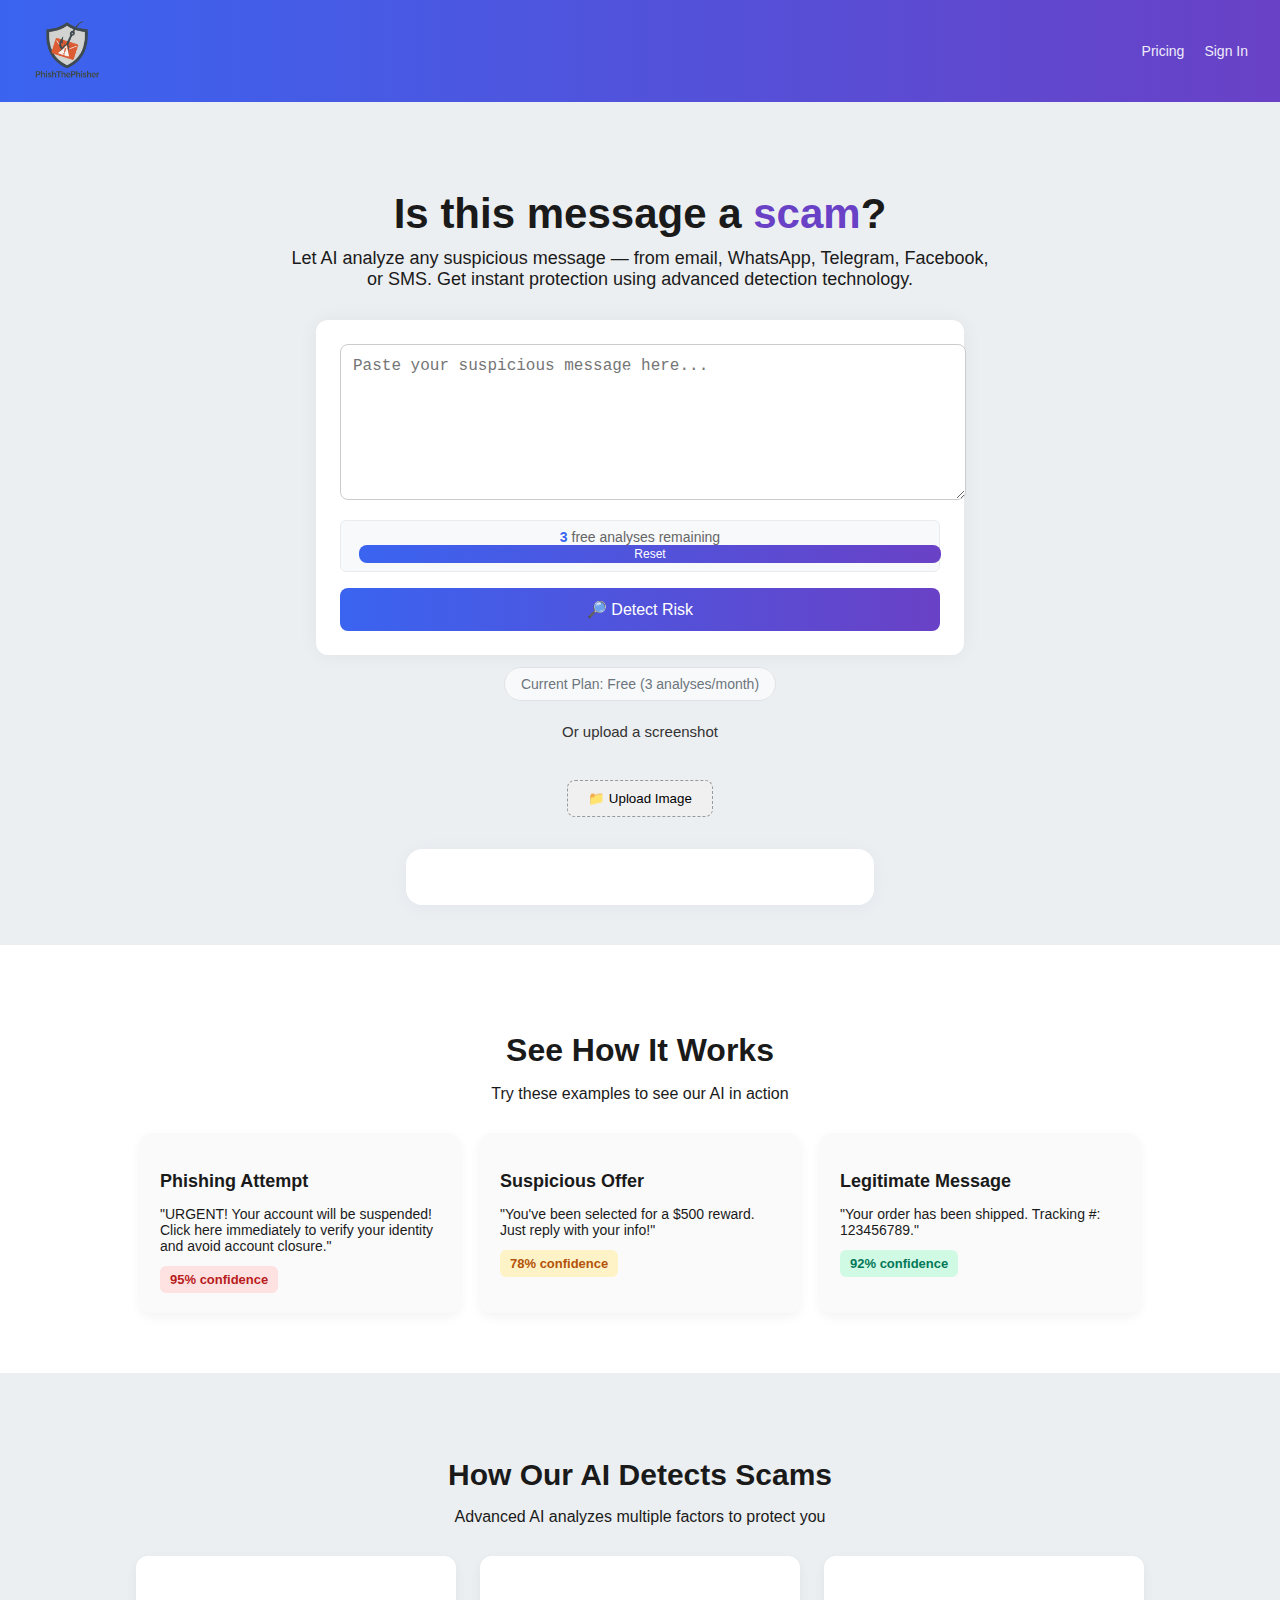
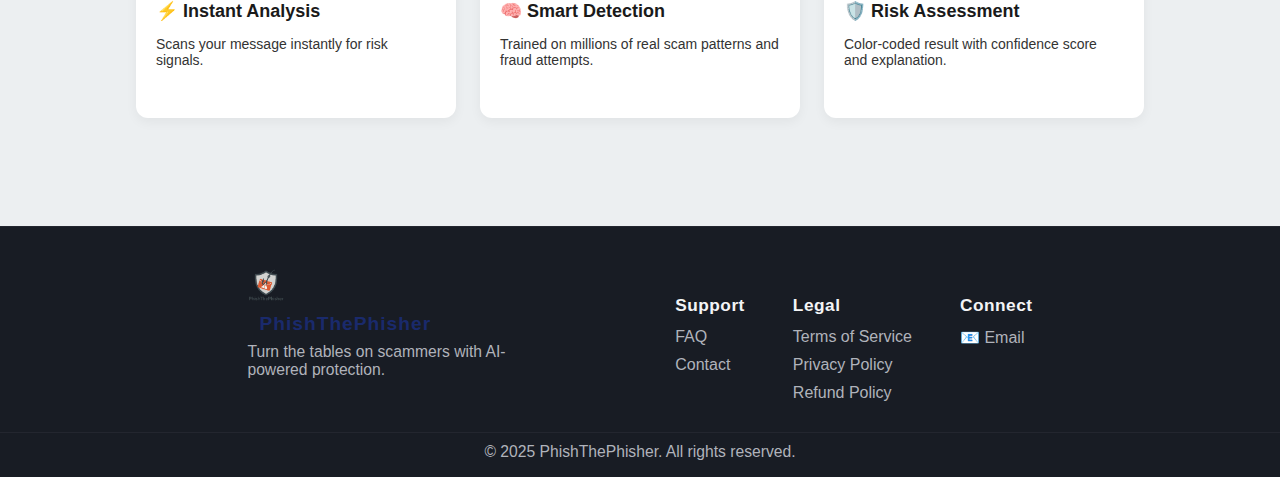
<file: index.html>
<!DOCTYPE html>
<html lang="en">
<head>
  <meta charset="UTF-8" />
  <meta name="viewport" content="width=device-width, initial-scale=1.0" />
  <title>PhishThePhisher - AI Scam Detection</title>
  
  <!-- Favicon -->
  <link rel="icon" type="image/png" href="logo.png">
  <link rel="manifest" href="/site.webmanifest">
  
  <!-- Open Graph / Facebook -->
  <meta property="og:type" content="website">
  <meta property="og:url" content="https://phisthephisher.com/">
  <meta property="og:title" content="PhishThePhisher - AI Scam Detection">
  <meta property="og:description" content="Let AI analyze any suspicious message — from email, WhatsApp, Telegram, Facebook, or SMS. Get instant protection using advanced detection technology.">
  <meta property="og:image" content="https://phisthephisher.com/logo.png">

  <!-- Twitter -->
  <meta property="twitter:card" content="summary_large_image">
  <meta property="twitter:url" content="https://phisthephisher.com/">
  <meta property="twitter:title" content="PhishThePhisher - AI Scam Detection">
  <meta property="twitter:description" content="Let AI analyze any suspicious message — from email, WhatsApp, Telegram, Facebook, or SMS. Get instant protection using advanced detection technology.">
  <meta property="twitter:image" content="https://phisthephisher.com/logo.png">
  
  <link rel="stylesheet" href="styles.css" />
  <!-- Google Analytics נטען רק בעמוד הבית -->
  <script async src="https://www.googletagmanager.com/gtag/js?id=G-QJ623ZFV57"></script>
  <script>
    window.dataLayer = window.dataLayer || [];
    function gtag(){dataLayer.push(arguments);}
    gtag('js', new Date());
    gtag('config', 'G-QJ623ZFV57');
  </script>
</head>
<body>
  <header class="header">
    <a href="index.html" class="logo">
      <img src="logo.png" alt="PhishThePhisher logo" style="height:70px;vertical-align:middle;">
    </a>
    <div class="header-actions">
      <a href="pricing.html" class="header-link">Pricing</a>
      <a href="login.html" class="header-link btn-signin">Sign In</a>
    </div>
  </header>

  <main>
    <section class="hero">
      <h1>Is this message a <span class="highlight">scam</span>?</h1>
      <p>
        Let AI analyze any suspicious message — from email, WhatsApp, Telegram,
        Facebook, or SMS. Get instant protection using advanced detection
        technology.
      </p>

      <!-- 👇 טופס לזיהוי הודעות -->
      <form id="analyze-form" class="input-card">
        <div class="textarea-wrapper" style="position:relative;">
          <textarea id="message" placeholder="Paste your suspicious message here..."></textarea>
          <button type="button" id="clear-message" title="Clear" style="position:absolute;top:10px;right:10px;background:transparent;border:none;font-size:20px;cursor:pointer;line-height:1;">&#10006;</button>
        </div>
        <div class="usage-counter">
          <span id="remaining-analyses">3</span> free analyses remaining
          <button id="reset-usage" style="margin-left: 10px; font-size: 12px; padding: 2px 8px;">Reset</button>
        </div>
        <button type="submit" id="analyze-button">🔎 Detect Risk</button>
      </form>
      
      <div style="text-align: center; margin-top: 20px;">
        <span style="background: #f8f9fa; color: #6c757d; padding: 8px 16px; border-radius: 20px; font-size: 14px; border: 1px solid #dee2e6;">
          Current Plan: Free (3 analyses/month)
        </span>
      </div>

      <div class="upload-area">
        <p>Or upload a screenshot</p>
        <input type="file" id="imageInput" style="display: none;" />
        <button id="uploadBtn">📁 Upload Image</button>
      </div>

      <!-- 👇 כאן תוצג התוצאה -->
      <div id="result"></div>
      <!-- disclaimer יתווסף דינמית ע"י script.js -->

      <!-- Payment Modal -->
      <div id="payment-modal" class="modal" style="display: none;">
        <div class="modal-content">
          <div class="modal-header">
            <h3 id="modal-title">Premium Required</h3>
            <span class="close">&times;</span>
          </div>
          <div class="modal-body">
            <p id="modal-message">Analysis in languages other than English requires a premium subscription.</p>
            <div class="modal-actions">
              <button id="continue-btn" class="btn-primary">Continue with Premium</button>
              <button id="cancel-btn" class="btn-secondary">Cancel</button>
            </div>
          </div>
        </div>
      </div>
    </section>

    <section class="examples">
      <h2>See How It Works</h2>
      <p>Try these examples to see our AI in action</p>

      <div class="card-row">
        <div class="example-card danger">
          <h3>Phishing Attempt</h3>
          <p>
            "URGENT! Your account will be suspended! Click here immediately to
            verify your identity and avoid account closure."
          </p>
          <span class="confidence red">95% confidence</span>
        </div>
        <div class="example-card warning">
          <h3>Suspicious Offer</h3>
          <p>
            "You've been selected for a $500 reward. Just reply with your info!"
          </p>
          <span class="confidence orange">78% confidence</span>
        </div>
        <div class="example-card safe">
          <h3>Legitimate Message</h3>
          <p>
            "Your order has been shipped. Tracking #: 123456789."
          </p>
          <span class="confidence green">92% confidence</span>
        </div>
      </div>
    </section>

    <section class="features">
      <h2>How Our AI Detects Scams</h2>
      <p>Advanced AI analyzes multiple factors to protect you</p>

      <div class="features-row">
        <div class="feature-card">
          <h4>⚡ Instant Analysis</h4>
          <p>Scans your message instantly for risk signals.</p>
        </div>
        <div class="feature-card">
          <h4>🧠 Smart Detection</h4>
          <p>Trained on millions of real scam patterns and fraud attempts.</p>
        </div>
        <div class="feature-card">
          <h4>🛡️ Risk Assessment</h4>
          <p>Color-coded result with confidence score and explanation.</p>
        </div>
      </div>
    </section>
  </main>

  <footer class="footer upgraded-footer">
    <div class="footer-container">
      <div class="footer-brand">
        <img src="logo.png" alt="PhishThePhisher logo" style="height:38px;vertical-align:middle;margin-bottom:8px;">
        <div class="brand-text" style="font-weight:bold;font-size:1.2rem;">PhishThePhisher</div>
        <div class="footer-slogan">Turn the tables on scammers with AI-powered protection.</div>
    </div>
      <div class="footer-columns">
        <div class="footer-col">
        <h5>Support</h5>
        <ul>
            <li><a href="faq.html">FAQ</a></li>
            <li><a href="contact.html">Contact</a></li>
          </ul>
        </div>
        <div class="footer-col">
          <h5>Legal</h5>
          <ul>
            <li><a href="terms.html">Terms of Service</a></li>
            <li><a href="privacy.html">Privacy Policy</a></li>
            <li><a href="refund.html">Refund Policy</a></li>
        </ul>
      </div>
        <div class="footer-col">
        <h5>Connect</h5>
          <ul class="footer-social">
            <li><a href="mailto:support@phisthephisher.com" aria-label="Email">📧 Email</a></li>
        </ul>
        </div>
      </div>
    </div>
  </footer>
  <div class="copyright upgraded-copyright">
    © 2025 PhishThePhisher. All rights reserved.
  </div>

  <!-- ✅ קובץ הסקריפט המעודכן -->
  <script src="script.js"></script>
</body>
</html>
</file>
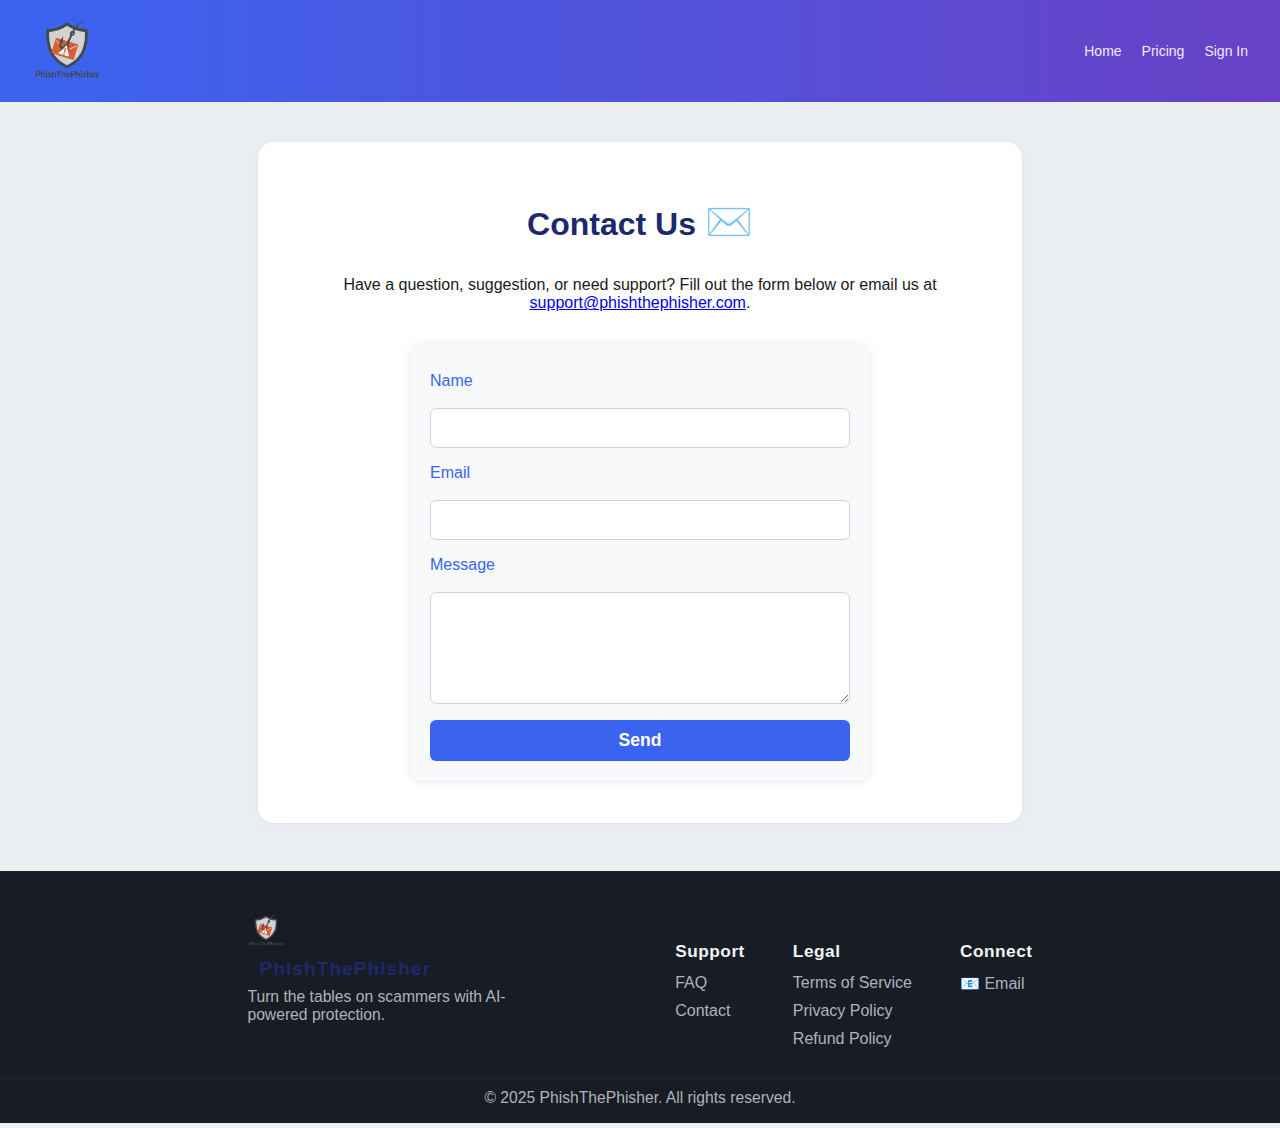
<file: contact.html>
<!DOCTYPE html>
<html lang="en">
<head>
  <meta charset="UTF-8" />
  <meta name="viewport" content="width=device-width, initial-scale=1.0" />
  <title>Contact - PhishThePhisher</title>
  
  <!-- Favicon -->
  <link rel="icon" type="image/png" href="logo.png">
  <link rel="manifest" href="/site.webmanifest">
  
  <!-- Open Graph / Facebook -->
  <meta property="og:type" content="website">
  <meta property="og:url" content="https://phisthephisher.com/contact.html">
  <meta property="og:title" content="Contact - PhishThePhisher">
  <meta property="og:description" content="Have a question, suggestion, or need support? Contact PhishThePhisher.">
  <meta property="og:image" content="https://phisthephisher.com/logo.png">

  <!-- Twitter -->
  <meta property="twitter:card" content="summary_large_image">
  <meta property="twitter:url" content="https://phisthephisher.com/contact.html">
  <meta property="twitter:title" content="Contact - PhishThePhisher">
  <meta property="twitter:description" content="Have a question, suggestion, or need support? Contact PhishThePhisher.">
  <meta property="twitter:image" content="https://phisthephisher.com/logo.png">
  
  <link rel="stylesheet" href="styles.css" />
  <script async src="https://www.googletagmanager.com/gtag/js?id=G-QJ623ZFV57"></script>
  <script>
    window.dataLayer = window.dataLayer || [];
    function gtag(){dataLayer.push(arguments);}
    gtag('js', new Date());
    gtag('config', 'G-QJ623ZFV57');
  </script>
</head>
<body>
  <header class="header">
    <a href="index.html" class="logo" title="Home">
      <img src="logo.png" alt="PhishThePhisher logo" style="height:70px;vertical-align:middle;">
    </a>
    <div class="header-actions">
      <a href="index.html" class="header-link">Home</a>
      <a href="pricing.html" class="header-link">Pricing</a>
      <a href="login.html" class="header-link btn-signin">Sign In</a>
    </div>
  </header>
  <main class="content-page">
    <h1 style="text-align:center; color:#1a2a6c; margin-bottom:32px;">Contact Us <span style="font-size:1.2em;">✉️</span></h1>
    <p style="text-align:center;">Have a question, suggestion, or need support? Fill out the form below or email us at <a href="mailto:support@phishthephisher.com">support@phishthephisher.com</a>.</p>
    <form class="contact-form" id="contactForm" method="post" action="#">
      <label for="name">Name</label>
      <input type="text" id="name" name="name" required>
      <label for="email">Email</label>
      <input type="email" id="email" name="email" required>
      <label for="message">Message</label>
      <textarea id="message" name="message" rows="5" required></textarea>
      <button type="submit">Send</button>
    </form>
    <div id="contact-status" style="text-align:center;margin-top:10px;"></div>
  </main>
  <footer class="footer upgraded-footer">
    <div class="footer-container">
      <div class="footer-brand">
        <img src="logo.png" alt="PhishThePhisher logo" style="height:38px;vertical-align:middle;margin-bottom:8px;">
        <div class="brand-text" style="font-weight:bold;font-size:1.2rem;">PhishThePhisher</div>
        <div class="footer-slogan">Turn the tables on scammers with AI-powered protection.</div>
      </div>
      <div class="footer-columns">
        <div class="footer-col">
          <h5>Support</h5>
          <ul>
            <li><a href="faq.html">FAQ</a></li>
            <li><a href="contact.html">Contact</a></li>
          </ul>
        </div>
        <div class="footer-col">
          <h5>Legal</h5>
          <ul>
            <li><a href="terms.html">Terms of Service</a></li>
            <li><a href="privacy.html">Privacy Policy</a></li>
            <li><a href="refund.html">Refund Policy</a></li>
          </ul>
        </div>
        <div class="footer-col">
          <h5>Connect</h5>
          <ul class="footer-social">
            <li><a href="mailto:support@phisthephisher.com" aria-label="Email">📧 Email</a></li>
          </ul>
        </div>
      </div>
    </div>
  </footer>
  <div class="copyright upgraded-copyright">
    © 2025 PhishThePhisher. All rights reserved.
  </div>
</body>
<script>
document.addEventListener('DOMContentLoaded', function() {
  const form = document.getElementById('contactForm');
  const statusDiv = document.getElementById('contact-status');
  form.addEventListener('submit', async function(e) {
    e.preventDefault();
    statusDiv.textContent = '';
    const name = document.getElementById('name').value;
    const email = document.getElementById('email').value;
    const message = document.getElementById('message').value;
    try {
      const res = await fetch('http://127.0.0.1:5000/contact', {
        method: 'POST',
        headers: { 'Content-Type': 'application/json' },
        body: JSON.stringify({ name, email, message })
      });
      const data = await res.json();
      if (data.success) {
        statusDiv.style.color = 'green';
        statusDiv.textContent = 'Message sent successfully!';
        form.reset();
      } else {
        statusDiv.style.color = 'red';
        statusDiv.textContent = data.error || 'Failed to send message.';
      }
    } catch (err) {
      statusDiv.style.color = 'red';
      statusDiv.textContent = 'Server error. Please try again later.';
    }
  });
});
</script>
</html>
</file>
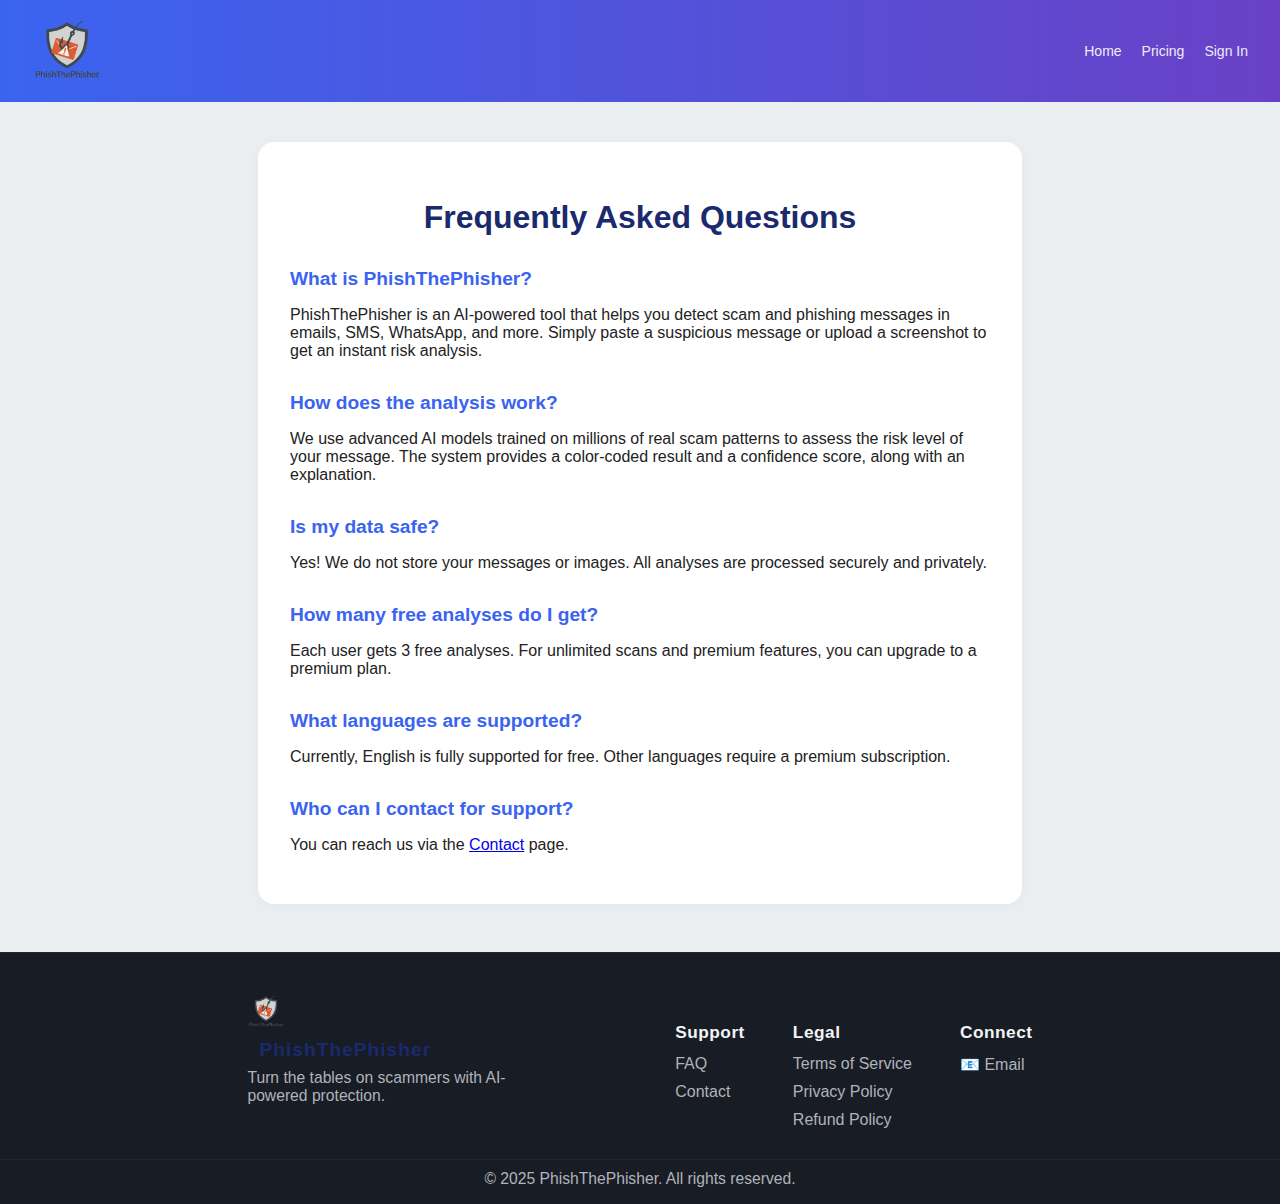
<file: faq.html>
<!-- Minor change for redeploy trigger: do not remove. -->
<!DOCTYPE html>
<html lang="en">
<head>
  <meta charset="UTF-8" />
  <meta name="viewport" content="width=device-width, initial-scale=1.0" />
  <title>FAQ - PhishThePhisher</title>
  
  <!-- Favicon -->
  <link rel="icon" type="image/png" href="logo.png">
  <link rel="manifest" href="/site.webmanifest">
  
  <!-- Open Graph / Facebook -->
  <meta property="og:type" content="website">
  <meta property="og:url" content="https://phisthephisher.com/faq.html">
  <meta property="og:title" content="FAQ - PhishThePhisher">
  <meta property="og:description" content="Frequently asked questions about PhishThePhisher AI scam detection.">
  <meta property="og:image" content="https://phisthephisher.com/logo.png">

  <!-- Twitter -->
  <meta property="twitter:card" content="summary_large_image">
  <meta property="twitter:url" content="https://phisthephisher.com/faq.html">
  <meta property="twitter:title" content="FAQ - PhishThePhisher">
  <meta property="twitter:description" content="Frequently asked questions about PhishThePhisher AI scam detection.">
  <meta property="twitter:image" content="https://phisthephisher.com/logo.png">
  
  <link rel="stylesheet" href="styles.css" />
  <!-- Google Analytics נטען רק בעמוד הבית -->
</head>
<body>
  <header class="header">
    <a href="index.html" class="logo" title="Home">
      <img src="logo.png" alt="PhishThePhisher logo" style="height:70px;vertical-align:middle;">
    </a>
    <div class="header-actions">
      <a href="index.html" class="header-link">Home</a>
      <a href="pricing.html" class="header-link">Pricing</a>
      <a href="login.html" class="header-link btn-signin">Sign In</a>
    </div>
  </header>
  <main class="content-page">
    <h1 style="text-align:center; color:#1a2a6c; margin-bottom:32px;">Frequently Asked Questions</h1>
    <div class="faq-list">
      <h3>What is PhishThePhisher?</h3>
      <p>PhishThePhisher is an AI-powered tool that helps you detect scam and phishing messages in emails, SMS, WhatsApp, and more. Simply paste a suspicious message or upload a screenshot to get an instant risk analysis.</p>
      <h3>How does the analysis work?</h3>
      <p>We use advanced AI models trained on millions of real scam patterns to assess the risk level of your message. The system provides a color-coded result and a confidence score, along with an explanation.</p>
      <h3>Is my data safe?</h3>
      <p>Yes! We do not store your messages or images. All analyses are processed securely and privately.</p>
      <h3>How many free analyses do I get?</h3>
      <p>Each user gets 3 free analyses. For unlimited scans and premium features, you can upgrade to a premium plan.</p>
      <h3>What languages are supported?</h3>
      <p>Currently, English is fully supported for free. Other languages require a premium subscription.</p>
      <h3>Who can I contact for support?</h3>
      <p>You can reach us via the <a href="contact.html">Contact</a> page.</p>
    </div>
  </main>
  <footer class="footer upgraded-footer">
    <div class="footer-container">
      <div class="footer-brand">
        <img src="logo.png" alt="PhishThePhisher logo" style="height:38px;vertical-align:middle;margin-bottom:8px;">
        <div class="brand-text" style="font-weight:bold;font-size:1.2rem;">PhishThePhisher</div>
        <div class="footer-slogan">Turn the tables on scammers with AI-powered protection.</div>
      </div>
      <div class="footer-columns">
        <div class="footer-col">
          <h5>Support</h5>
          <ul>
            <li><a href="faq.html">FAQ</a></li>
            <li><a href="contact.html">Contact</a></li>
          </ul>
        </div>
        <div class="footer-col">
          <h5>Legal</h5>
          <ul>
            <li><a href="terms.html">Terms of Service</a></li>
            <li><a href="privacy.html">Privacy Policy</a></li>
            <li><a href="refund.html">Refund Policy</a></li>
          </ul>
        </div>
        <div class="footer-col">
          <h5>Connect</h5>
          <ul class="footer-social">
            <li><a href="mailto:support@phisthephisher.com" aria-label="Email">📧 Email</a></li>
          </ul>
        </div>
      </div>
    </div>
  </footer>
  <div class="copyright upgraded-copyright">
    © 2025 PhishThePhisher. All rights reserved.
  </div>
</body>
</html>
</file>
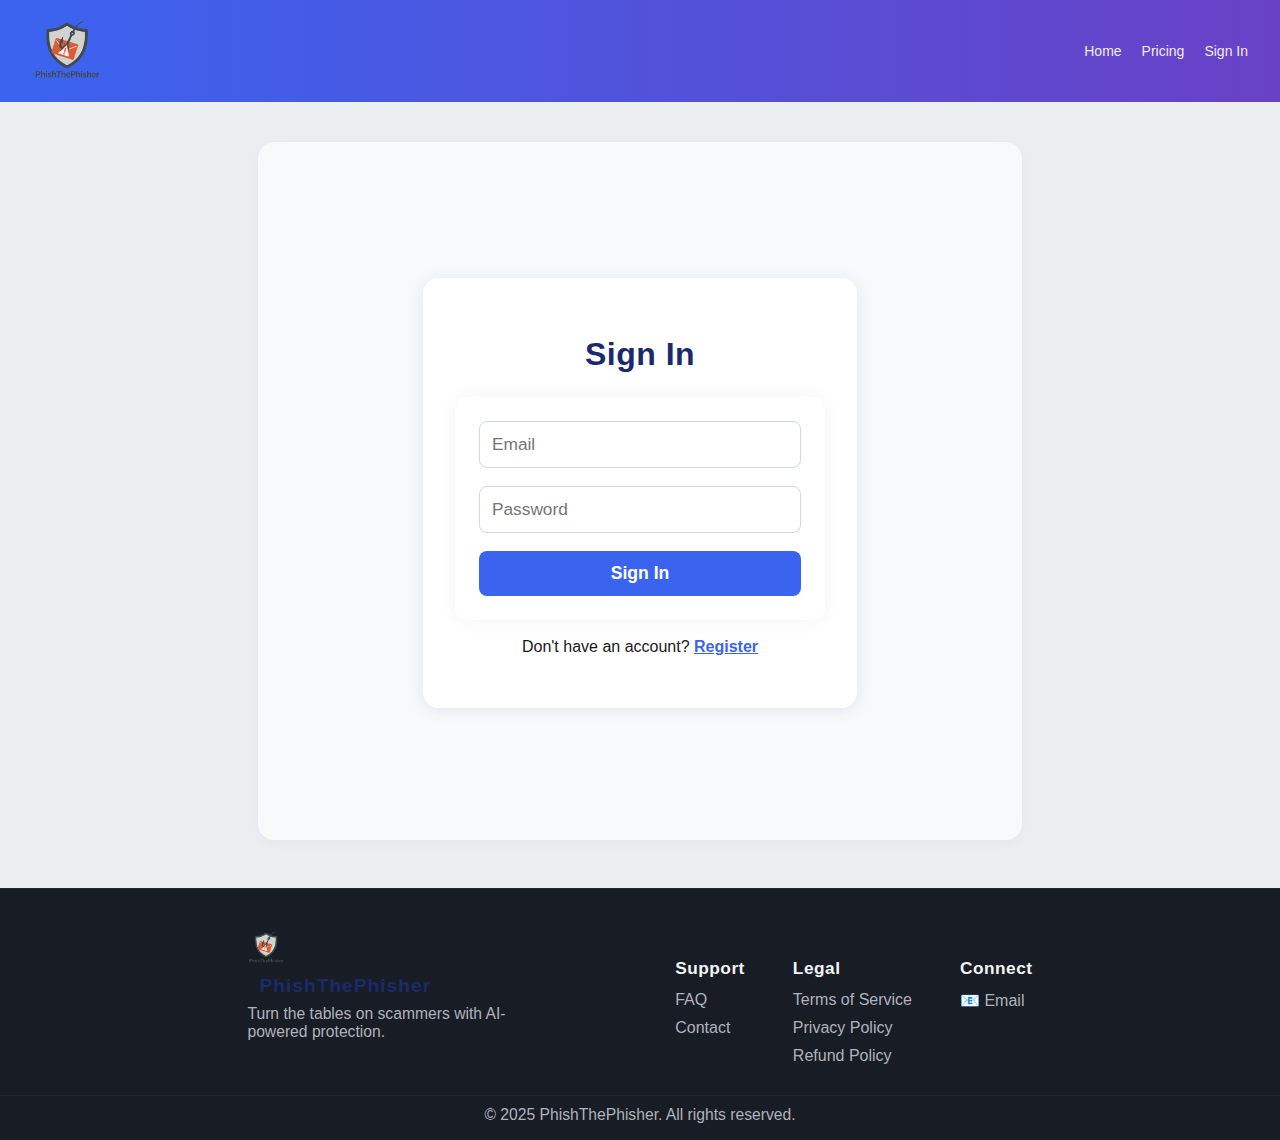
<file: login.html>
<!DOCTYPE html>
<html lang="en">
<head>
  <meta charset="UTF-8" />
  <meta name="viewport" content="width=device-width, initial-scale=1.0" />
  <title>Sign In - PhishThePhisher</title>
  <link rel="stylesheet" href="styles.css" />
</head>
<body>
  <header class="header">
    <a href="index.html" class="logo" title="Home">
      <img src="logo.png" alt="PhishThePhisher logo" style="height:70px;vertical-align:middle;">
    </a>
    <div class="header-actions">
      <a href="index.html" class="header-link">Home</a>
      <a href="pricing.html" class="header-link">Pricing</a>
      <a href="login.html" class="header-link btn-signin">Sign In</a>
    </div>
  </header>
  <main class="content-page" style="display:flex;justify-content:center;align-items:center;min-height:70vh;background:#f8f9fa;">
    <section class="auth-section" style="background:#fff;border-radius:16px;box-shadow:0 2px 16px #e0e6ed;padding:36px 32px;max-width:370px;width:100%;margin:32px auto;">
      <h1 style="text-align:center;color:#1a2a6c;font-size:2rem;font-weight:800;margin-bottom:24px;letter-spacing:0.5px;">Sign In</h1>
      <form id="login-form" class="input-card" style="display:flex;flex-direction:column;gap:18px;">
        <input type="email" id="login-email" placeholder="Email" required style="padding:12px;font-size:1.08rem;border-radius:8px;border:1px solid #d0d7e2;" />
        <input type="password" id="login-password" placeholder="Password" required style="padding:12px;font-size:1.08rem;border-radius:8px;border:1px solid #d0d7e2;" />
        <button type="submit" class="btn-primary" style="background:#3a64f0;color:#fff;font-weight:700;font-size:1.1rem;padding:12px 0;border-radius:8px;transition:background 0.2s;">Sign In</button>
      </form>
      <p style="text-align:center; margin-top:18px;font-size:1rem;">Don't have an account? <a href="register.html" style="color:#3a64f0;font-weight:600;">Register</a></p>
      <div id="login-error" class="error-message" style="color:#e53935;text-align:center;margin-top:10px;font-weight:600;"></div>
    </section>
  </main>
  <footer class="footer upgraded-footer">
    <div class="footer-container">
      <div class="footer-brand">
        <img src="logo.png" alt="PhishThePhisher logo" style="height:38px;vertical-align:middle;margin-bottom:8px;">
        <div class="brand-text" style="font-weight:bold;font-size:1.2rem;">PhishThePhisher</div>
        <div class="footer-slogan">Turn the tables on scammers with AI-powered protection.</div>
      </div>
      <div class="footer-columns">
        <div class="footer-col">
          <h5>Support</h5>
          <ul>
            <li><a href="faq.html">FAQ</a></li>
            <li><a href="contact.html">Contact</a></li>
          </ul>
        </div>
        <div class="footer-col">
          <h5>Legal</h5>
          <ul>
            <li><a href="terms.html">Terms of Service</a></li>
            <li><a href="privacy.html">Privacy Policy</a></li>
            <li><a href="refund.html">Refund Policy</a></li>
          </ul>
        </div>
        <div class="footer-col">
          <h5>Connect</h5>
          <ul class="footer-social">
            <li><a href="mailto:support@phisthephisher.com" aria-label="Email">📧 Email</a></li>
          </ul>
        </div>
      </div>
    </div>
  </footer>
  <div class="copyright upgraded-copyright">
    © 2025 PhishThePhisher. All rights reserved.
  </div>
  <script src="script.js"></script>
  <script async src="https://www.googletagmanager.com/gtag/js?id=G-QJ623ZFV57"></script>
  <script>
    window.dataLayer = window.dataLayer || [];
    function gtag(){dataLayer.push(arguments);}
    gtag('js', new Date());
    gtag('config', 'G-QJ623ZFV57');
  </script>
</body>
</html>
</file>
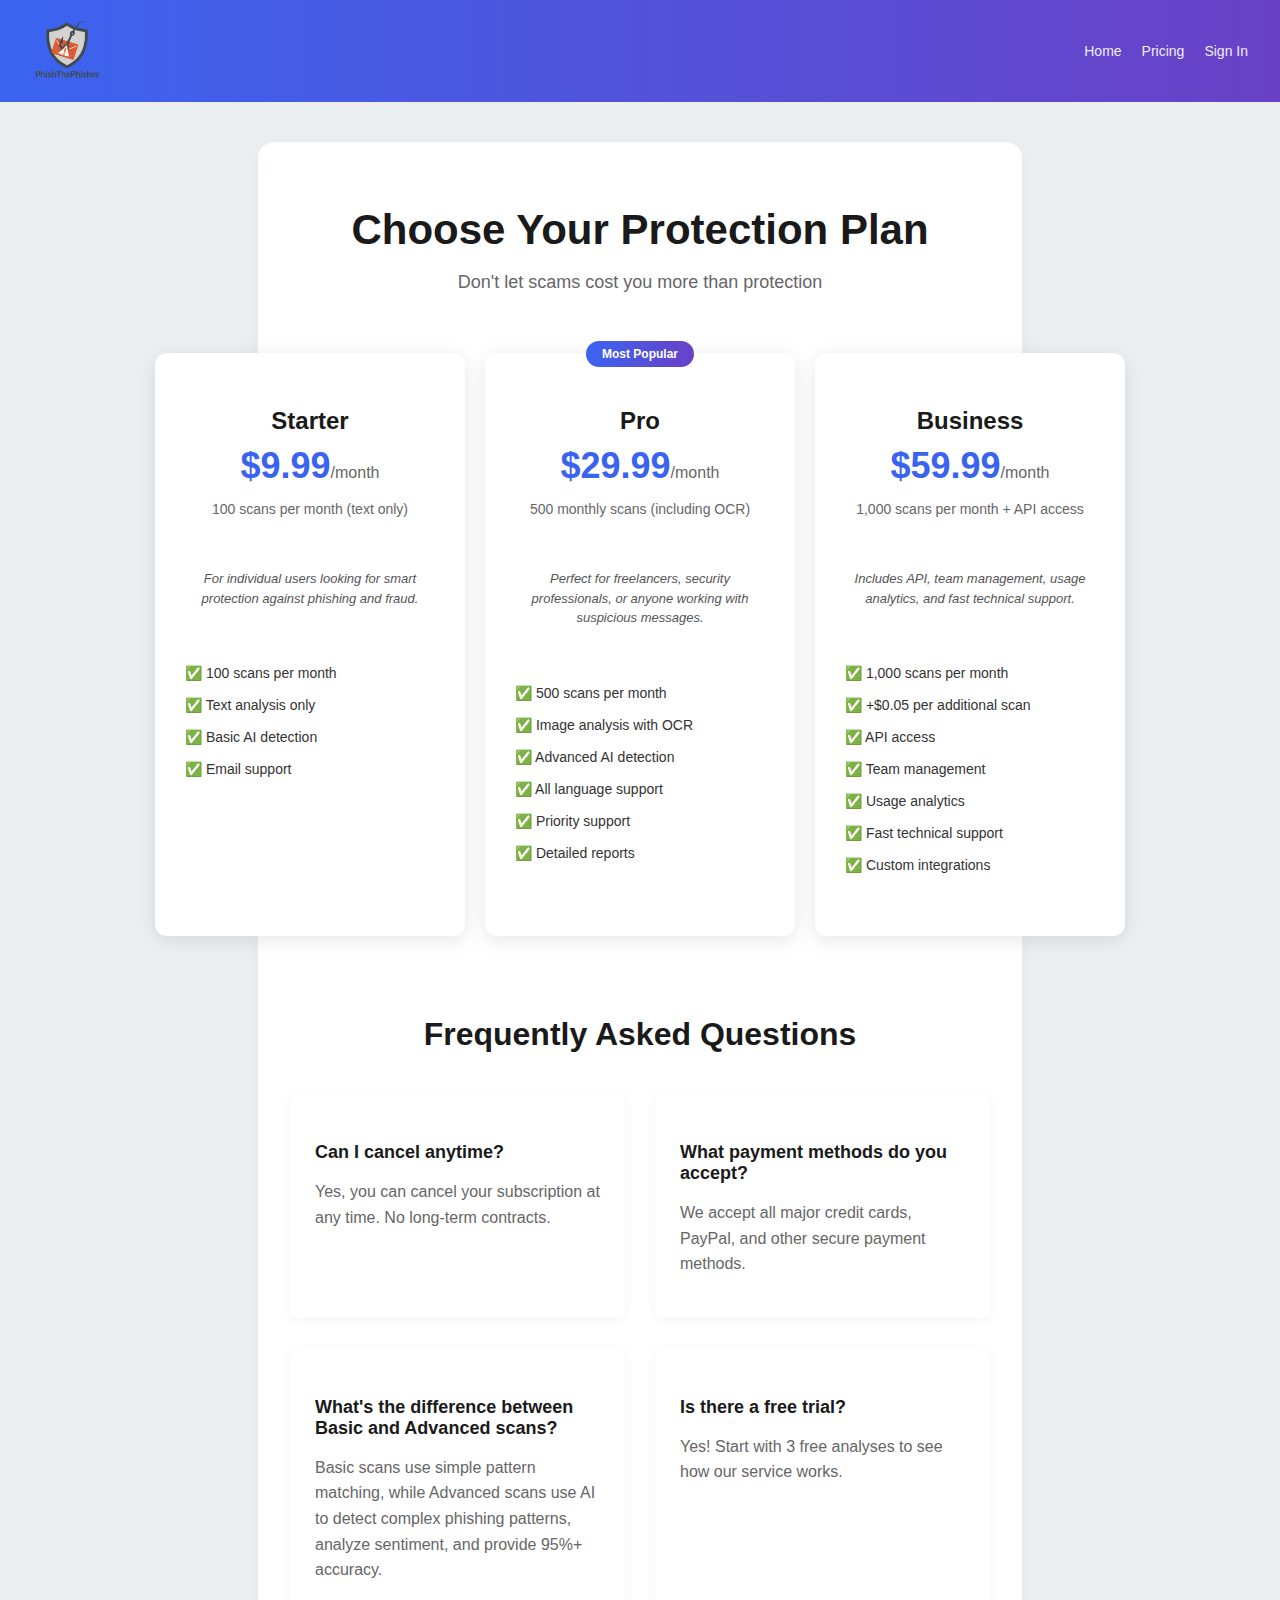
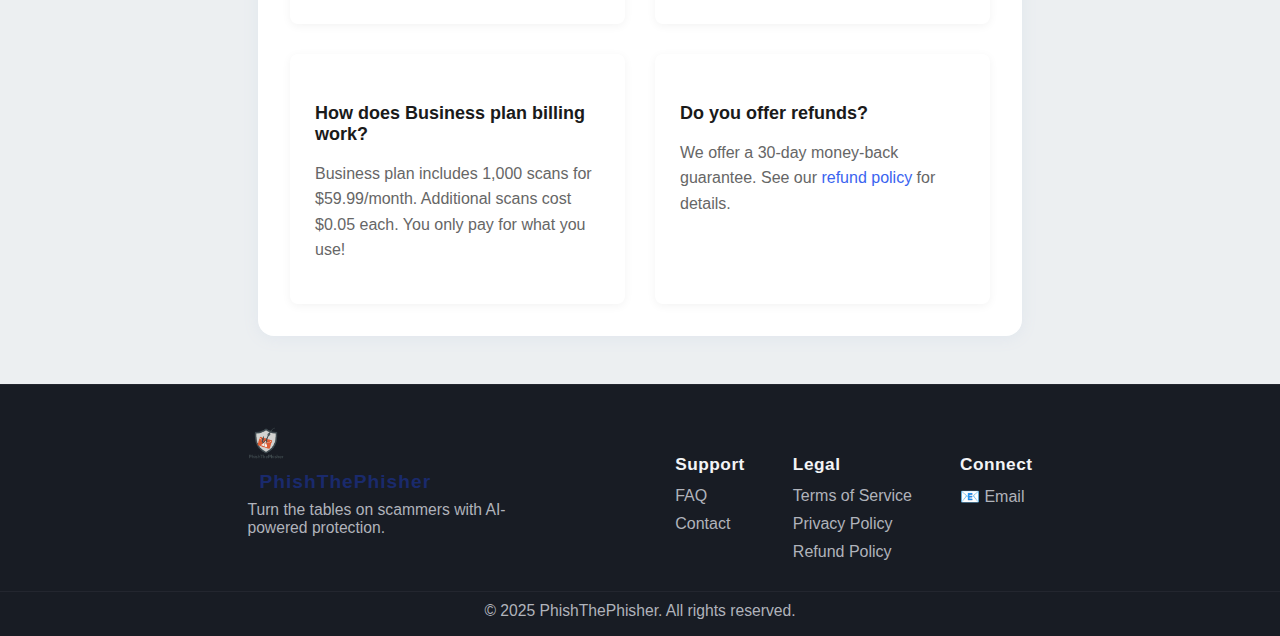
<file: pricing.html>
<!DOCTYPE html>
<html lang="en">
<head>
  <meta charset="UTF-8" />
  <meta name="viewport" content="width=device-width, initial-scale=1.0" />
  <title>Pricing - PhishThePhisher</title>
  
  <!-- Favicon -->
  <link rel="icon" type="image/png" href="logo.png">
  <link rel="manifest" href="/site.webmanifest">
  
  <!-- Open Graph / Facebook -->
  <meta property="og:type" content="website">
  <meta property="og:url" content="https://phisthephisher.com/pricing.html">
  <meta property="og:title" content="Pricing - PhishThePhisher">
  <meta property="og:description" content="Choose your protection plan. Don't let scams cost you more than protection.">
  <meta property="og:image" content="https://phisthephisher.com/logo.png">

  <!-- Twitter -->
  <meta property="twitter:card" content="summary_large_image">
  <meta property="twitter:url" content="https://phisthephisher.com/pricing.html">
  <meta property="twitter:title" content="Pricing - PhishThePhisher">
  <meta property="twitter:description" content="Choose your protection plan. Don't let scams cost you more than protection.">
  <meta property="twitter:image" content="https://phisthephisher.com/logo.png">
  
  <link rel="stylesheet" href="styles.css" />
  <!-- Google Analytics נטען רק בעמוד הבית -->
</head>
<body>
  <header class="header">
    <a href="index.html" class="logo" title="Home">
      <img src="logo.png" alt="PhishThePhisher logo" style="height:70px;vertical-align:middle;">
    </a>
    <div class="header-actions">
      <a href="index.html" class="header-link">Home</a>
      <a href="pricing.html" class="header-link">Pricing</a>
      <a href="login.html" class="header-link btn-signin">Sign In</a>
    </div>
  </header>

  <main class="content-page">
    <section class="pricing-hero">
      <h1>Choose Your Protection Plan</h1>
      <p>Don't let scams cost you more than protection</p>
    </section>

    <section class="pricing-cards">
      <div class="pricing-card starter">
        <div class="plan-header">
          <h3>Starter</h3>
          <div class="price">$9.99<span>/month</span></div>
          <p>100 scans per month (text only)</p>
        </div>
        <div class="plan-description">
          <p>For individual users looking for smart protection against phishing and fraud.</p>
        </div>
        <ul class="plan-features">
          <li>✅ 100 scans per month</li>
          <li>✅ Text analysis only</li>
          <li>✅ Basic AI detection</li>
          <li>✅ Email support</li>
        </ul>
        <div id="paypal-button-container-P-16X07979JX714762YNBWW4KI"></div>
      </div>

      <div class="pricing-card pro">
        <div class="popular-badge">Most Popular</div>
        <div class="plan-header">
          <h3>Pro</h3>
          <div class="price">$29.99<span>/month</span></div>
          <p>500 monthly scans (including OCR)</p>
        </div>
        <div class="plan-description">
          <p>Perfect for freelancers, security professionals, or anyone working with suspicious messages.</p>
        </div>
        <ul class="plan-features">
          <li>✅ 500 scans per month</li>
          <li>✅ Image analysis with OCR</li>
          <li>✅ Advanced AI detection</li>
          <li>✅ All language support</li>
          <li>✅ Priority support</li>
          <li>✅ Detailed reports</li>
        </ul>
        <div id="paypal-button-container-P-5KT78029RL391522CNBWW5YQ"></div>
      </div>

      <div class="pricing-card business">
        <div class="plan-header">
          <h3>Business</h3>
          <div class="price">$59.99<span>/month</span></div>
          <p>1,000 scans per month + API access</p>
        </div>
        <div class="plan-description">
          <p>Includes API, team management, usage analytics, and fast technical support.</p>
        </div>
        <ul class="plan-features">
          <li>✅ 1,000 scans per month</li>
          <li>✅ +$0.05 per additional scan</li>
          <li>✅ API access</li>
          <li>✅ Team management</li>
          <li>✅ Usage analytics</li>
          <li>✅ Fast technical support</li>
          <li>✅ Custom integrations</li>
        </ul>
        <div id="paypal-button-container-P-8UP6929957606743PNBWW6SA"></div>
      </div>


    </section>

    <section class="pricing-faq">
      <h2>Frequently Asked Questions</h2>
      <div class="faq-grid">
        <div class="faq-item">
          <h4>Can I cancel anytime?</h4>
          <p>Yes, you can cancel your subscription at any time. No long-term contracts.</p>
        </div>
        <div class="faq-item">
          <h4>What payment methods do you accept?</h4>
          <p>We accept all major credit cards, PayPal, and other secure payment methods.</p>
        </div>
        <div class="faq-item">
          <h4>What's the difference between Basic and Advanced scans?</h4>
          <p>Basic scans use simple pattern matching, while Advanced scans use AI to detect complex phishing patterns, analyze sentiment, and provide 95%+ accuracy.</p>
        </div>
        <div class="faq-item">
          <h4>Is there a free trial?</h4>
          <p>Yes! Start with 3 free analyses to see how our service works.</p>
        </div>
        <div class="faq-item">
          <h4>How does Business plan billing work?</h4>
          <p>Business plan includes 1,000 scans for $59.99/month. Additional scans cost $0.05 each. You only pay for what you use!</p>
        </div>
        <div class="faq-item">
          <h4>Do you offer refunds?</h4>
          <p>We offer a 30-day money-back guarantee. See our <a href="refund.html">refund policy</a> for details.</p>
        </div>
      </div>
    </section>
  </main>

  <footer class="footer upgraded-footer">
    <div class="footer-container">
      <div class="footer-brand">
        <img src="logo.png" alt="PhishThePhisher logo" style="height:38px;vertical-align:middle;margin-bottom:8px;">
        <div class="brand-text" style="font-weight:bold;font-size:1.2rem;">PhishThePhisher</div>
        <div class="footer-slogan">Turn the tables on scammers with AI-powered protection.</div>
      </div>
      <div class="footer-columns">
        <div class="footer-col">
          <h5>Support</h5>
          <ul>
            <li><a href="faq.html">FAQ</a></li>
            <li><a href="contact.html">Contact</a></li>
          </ul>
        </div>
        <div class="footer-col">
          <h5>Legal</h5>
          <ul>
            <li><a href="terms.html">Terms of Service</a></li>
            <li><a href="privacy.html">Privacy Policy</a></li>
            <li><a href="refund.html">Refund Policy</a></li>
          </ul>
        </div>
        <div class="footer-col">
          <h5>Connect</h5>
          <ul class="footer-social">
            <li><a href="mailto:support@phisthephisher.com" aria-label="Email">📧 Email</a></li>
          </ul>
        </div>
      </div>
    </div>
  </footer>
  <div class="copyright upgraded-copyright">
    © 2025 PhishThePhisher. All rights reserved.
  </div>
  <!-- PayPal SDK (נטען פעם אחת בלבד) -->
  <script src="https://www.paypal.com/sdk/js?client-id=AaVnXxHQs8Lw3e-Kkon6idosAp42q0TCmuBWQwbiACLWBg530qSy188KeFWoNtQ_aHyx-fummomRwWsP&vault=true&intent=subscription"></script>
  <script>
  // Starter button
  paypal.Buttons({
      style: {
          shape: 'rect', color: 'gold', layout: 'vertical', label: 'subscribe'
      },
      createSubscription: function(data, actions) {
        return actions.subscription.create({ plan_id: 'P-16X07979JX714762YNBWW4KI' });
      },
      onApprove: function(data, actions) {
        // שלח לשרת את פרטי המנוי והמשתמש
        fetch('/paypal-subscription', {
          method: 'POST',
          headers: { 'Content-Type': 'application/json' },
          body: JSON.stringify({
            email: localStorage.getItem('userEmail'), // יש להכניס את האימייל של המשתמש המחובר
            subscriptionID: data.subscriptionID,
            plan: 'starter'
          })
        }).then(() => {
          alert('Subscription successful! Your account is now Starter.');
          window.location.href = 'index.html';
        });
      }
  }).render('#paypal-button-container-P-16X07979JX714762YNBWW4KI');

  // Pro button
  paypal.Buttons({
      style: {
          shape: 'rect', color: 'gold', layout: 'vertical', label: 'subscribe'
      },
      createSubscription: function(data, actions) {
        return actions.subscription.create({ plan_id: 'P-5KT78029RL391522CNBWW5YQ' });
      },
      onApprove: function(data, actions) {
        fetch('/paypal-subscription', {
          method: 'POST',
          headers: { 'Content-Type': 'application/json' },
          body: JSON.stringify({
            email: localStorage.getItem('userEmail'),
            subscriptionID: data.subscriptionID,
            plan: 'pro'
          })
        }).then(() => {
          alert('Subscription successful! Your account is now Pro.');
          window.location.href = 'index.html';
        });
      }
  }).render('#paypal-button-container-P-5KT78029RL391522CNBWW5YQ');

  // Business button
  paypal.Buttons({
      style: {
          shape: 'rect', color: 'gold', layout: 'vertical', label: 'subscribe'
      },
      createSubscription: function(data, actions) {
        return actions.subscription.create({ plan_id: 'P-8UP6929957606743PNBWW6SA' });
      },
      onApprove: function(data, actions) {
        fetch('/paypal-subscription', {
          method: 'POST',
          headers: { 'Content-Type': 'application/json' },
          body: JSON.stringify({
            email: localStorage.getItem('userEmail'),
            subscriptionID: data.subscriptionID,
            plan: 'business'
          })
        }).then(() => {
          alert('Subscription successful! Your account is now Business.');
          window.location.href = 'index.html';
        });
      }
  }).render('#paypal-button-container-P-8UP6929957606743PNBWW6SA');
  </script>
</body>
</html>
</file>
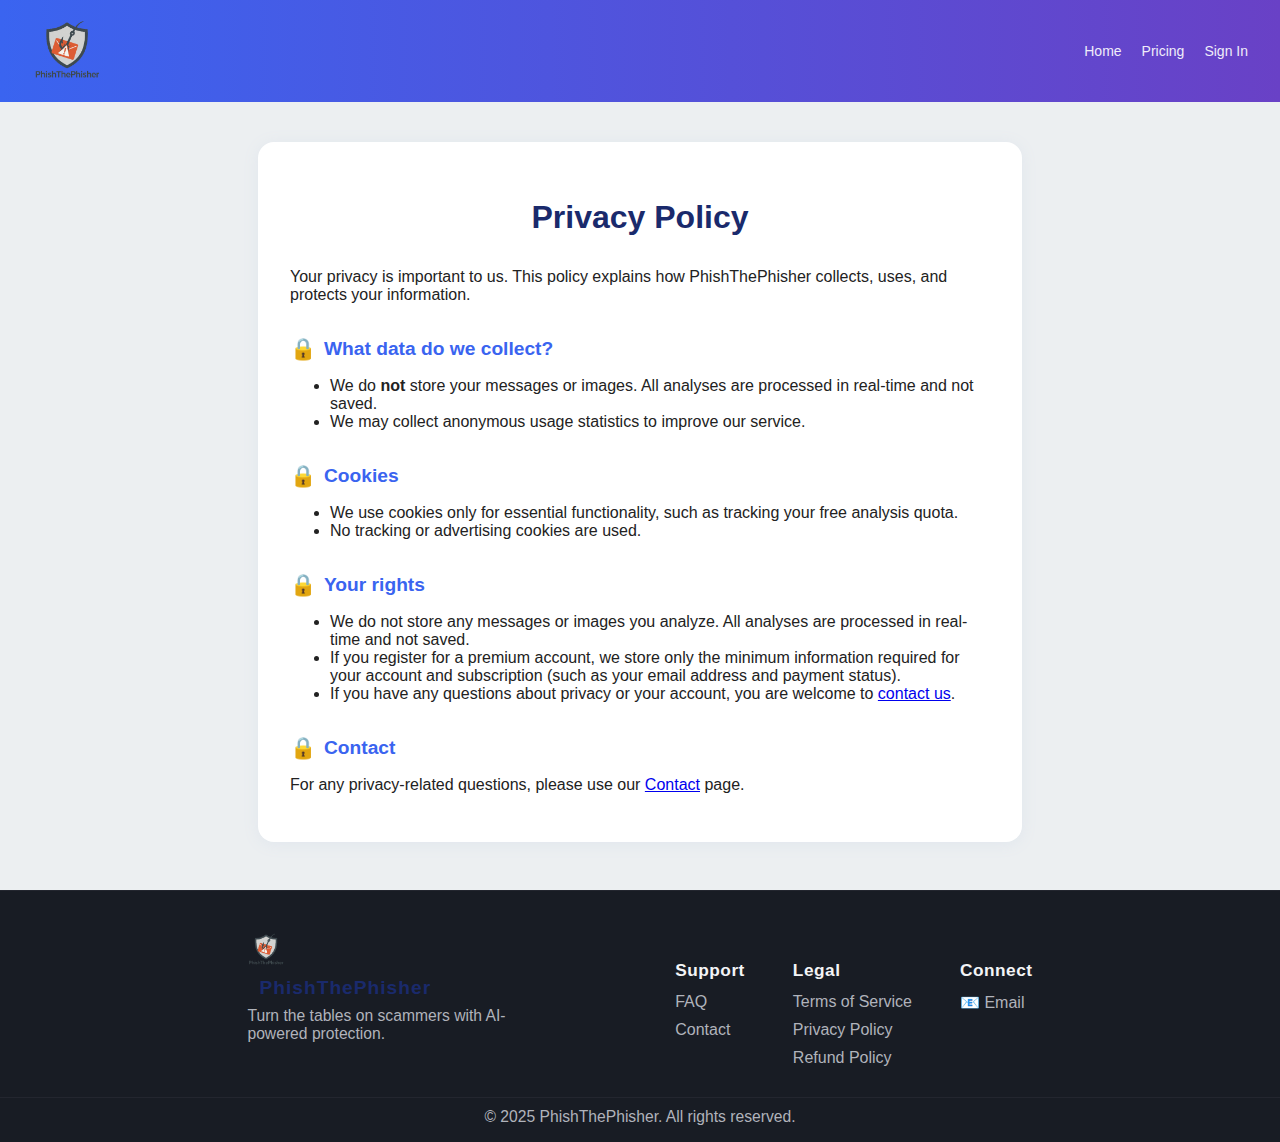
<file: privacy.html>
<!DOCTYPE html>
<html lang="en">
<head>
  <meta charset="UTF-8" />
  <meta name="viewport" content="width=device-width, initial-scale=1.0" />
  <title>Privacy Policy - PhishThePhisher</title>
  
  <!-- Favicon -->
  <link rel="icon" type="image/png" href="logo.png">
  <link rel="manifest" href="/site.webmanifest">
  
  <!-- Open Graph / Facebook -->
  <meta property="og:type" content="website">
  <meta property="og:url" content="https://phisthephisher.com/privacy.html">
  <meta property="og:title" content="Privacy Policy - PhishThePhisher">
  <meta property="og:description" content="Privacy Policy for PhishThePhisher AI scam detection service.">
  <meta property="og:image" content="https://phisthephisher.com/logo.png">

  <!-- Twitter -->
  <meta property="twitter:card" content="summary_large_image">
  <meta property="twitter:url" content="https://phisthephisher.com/privacy.html">
  <meta property="twitter:title" content="Privacy Policy - PhishThePhisher">
  <meta property="twitter:description" content="Privacy Policy for PhishThePhisher AI scam detection service.">
  <meta property="twitter:image" content="https://phisthephisher.com/logo.png">
  
  <link rel="stylesheet" href="styles.css" />
  <script async src="https://www.googletagmanager.com/gtag/js?id=G-QJ623ZFV57"></script>
  <script>
    window.dataLayer = window.dataLayer || [];
    function gtag(){dataLayer.push(arguments);}
    gtag('js', new Date());
    gtag('config', 'G-QJ623ZFV57');
  </script>
</head>
<body>
  <header class="header">
    <a href="index.html" class="logo" title="Home">
      <img src="logo.png" alt="PhishThePhisher logo" style="height:70px;vertical-align:middle;">
    </a>
    <div class="header-actions">
      <a href="index.html" class="header-link">Home</a>
      <a href="pricing.html" class="header-link">Pricing</a>
      <a href="login.html" class="header-link btn-signin">Sign In</a>
    </div>
  </header>
  <main class="content-page privacy-list">
    <h1 style="text-align:center; color:#1a2a6c; margin-bottom:32px;">Privacy Policy</h1>
    <p>Your privacy is important to us. This policy explains how PhishThePhisher collects, uses, and protects your information.</p>
    <h3>What data do we collect?</h3>
    <ul>
      <li>We do <strong>not</strong> store your messages or images. All analyses are processed in real-time and not saved.</li>
      <li>We may collect anonymous usage statistics to improve our service.</li>
    </ul>
    <h3>Cookies</h3>
    <ul>
      <li>We use cookies only for essential functionality, such as tracking your free analysis quota.</li>
      <li>No tracking or advertising cookies are used.</li>
    </ul>
    <h3>Your rights</h3>
    <ul>
      <li>We do not store any messages or images you analyze. All analyses are processed in real-time and not saved.</li>
      <li>If you register for a premium account, we store only the minimum information required for your account and subscription (such as your email address and payment status).</li>
      <li>If you have any questions about privacy or your account, you are welcome to <a href="contact.html">contact us</a>.</li>
    </ul>
    <h3>Contact</h3>
    <p>For any privacy-related questions, please use our <a href="contact.html">Contact</a> page.</p>
  </main>
  <footer class="footer upgraded-footer">
    <div class="footer-container">
      <div class="footer-brand">
        <img src="logo.png" alt="PhishThePhisher logo" style="height:38px;vertical-align:middle;margin-bottom:8px;">
        <div class="brand-text" style="font-weight:bold;font-size:1.2rem;">PhishThePhisher</div>
        <div class="footer-slogan">Turn the tables on scammers with AI-powered protection.</div>
      </div>
      <div class="footer-columns">
        <div class="footer-col">
          <h5>Support</h5>
          <ul>
            <li><a href="faq.html">FAQ</a></li>
            <li><a href="contact.html">Contact</a></li>
          </ul>
        </div>
        <div class="footer-col">
          <h5>Legal</h5>
          <ul>
            <li><a href="terms.html">Terms of Service</a></li>
            <li><a href="privacy.html">Privacy Policy</a></li>
            <li><a href="refund.html">Refund Policy</a></li>
          </ul>
        </div>
        <div class="footer-col">
          <h5>Connect</h5>
          <ul class="footer-social">
            <li><a href="mailto:support@phisthephisher.com" aria-label="Email">📧 Email</a></li>
          </ul>
        </div>
      </div>
    </div>
  </footer>
  <div class="copyright upgraded-copyright">
    © 2025 PhishThePhisher. All rights reserved.
  </div>
</body>
</html>
</file>
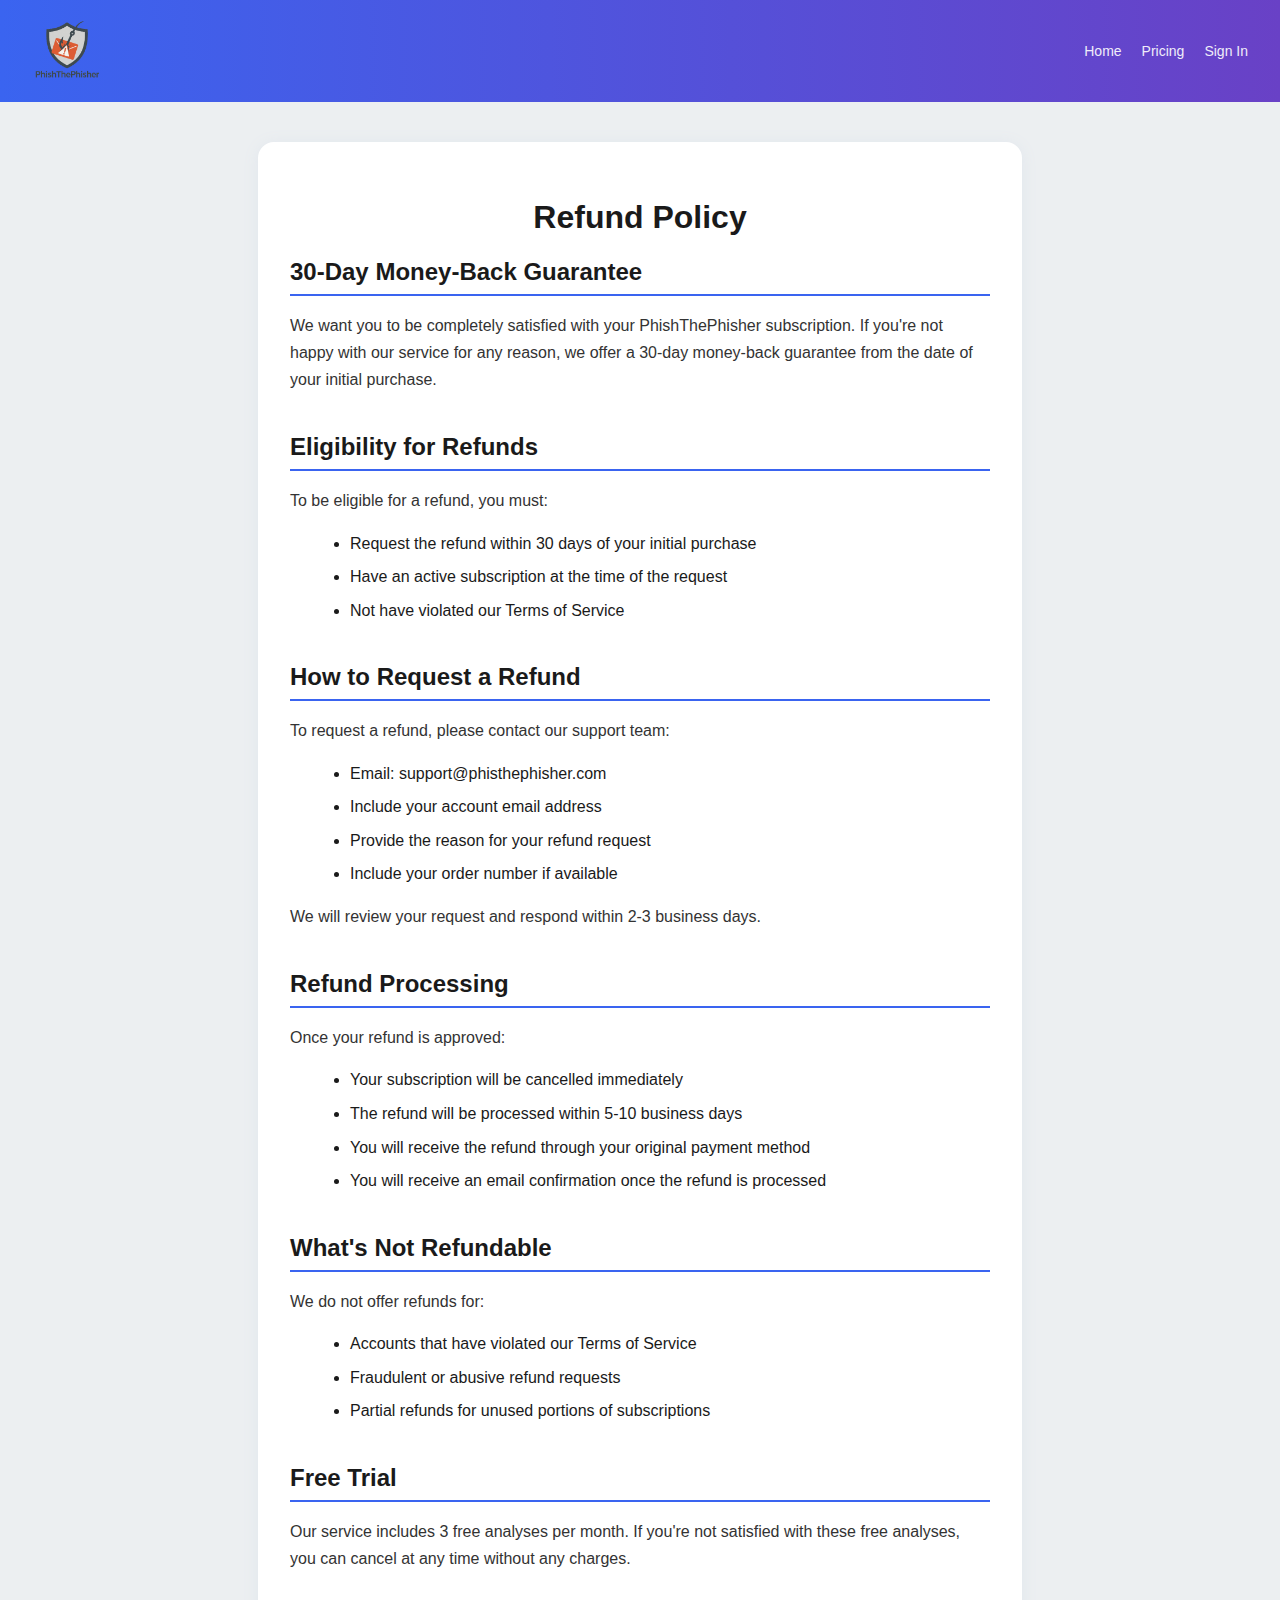
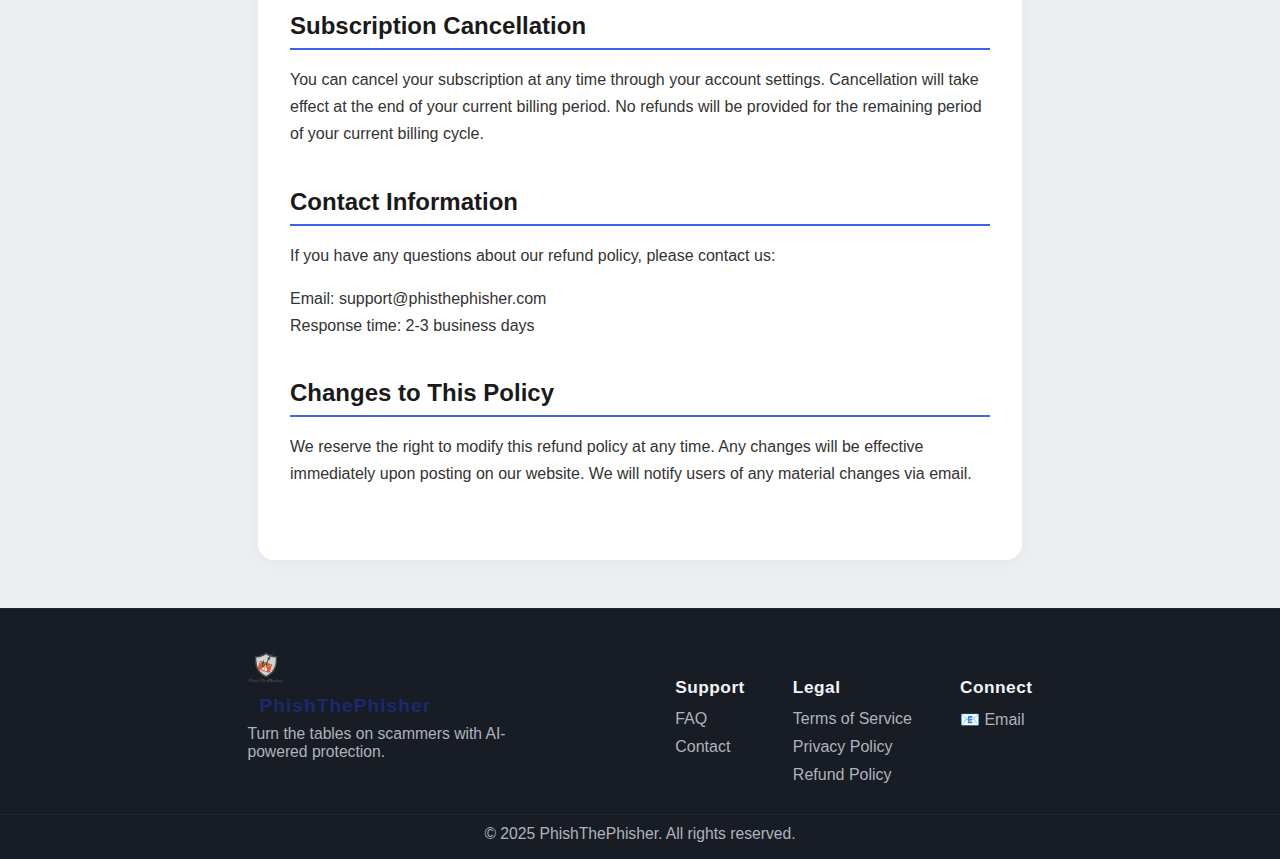
<file: refund.html>
<!DOCTYPE html>
<html lang="en">
<head>
  <meta charset="UTF-8" />
  <meta name="viewport" content="width=device-width, initial-scale=1.0" />
  <title>Refund Policy - PhishThePhisher</title>
  
  <!-- Favicon -->
  <link rel="icon" type="image/png" href="logo.png">
  <link rel="manifest" href="/site.webmanifest">
  
  <!-- Open Graph / Facebook -->
  <meta property="og:type" content="website">
  <meta property="og:url" content="https://phisthephisher.com/refund.html">
  <meta property="og:title" content="Refund Policy - PhishThePhisher">
  <meta property="og:description" content="Refund Policy for PhishThePhisher AI scam detection service.">
  <meta property="og:image" content="https://phisthephisher.com/logo.png">

  <!-- Twitter -->
  <meta property="twitter:card" content="summary_large_image">
  <meta property="twitter:url" content="https://phisthephisher.com/refund.html">
  <meta property="twitter:title" content="Refund Policy - PhishThePhisher">
  <meta property="twitter:description" content="Refund Policy for PhishThePhisher AI scam detection service.">
  <meta property="twitter:image" content="https://phisthephisher.com/logo.png">
  
  <link rel="stylesheet" href="styles.css" />
  <script async src="https://www.googletagmanager.com/gtag/js?id=G-QJ623ZFV57"></script>
  <script>
    window.dataLayer = window.dataLayer || [];
    function gtag(){dataLayer.push(arguments);}
    gtag('js', new Date());
    gtag('config', 'G-QJ623ZFV57');
  </script>
</head>
<body>
  <header class="header">
    <a href="index.html" class="logo" title="Home">
      <img src="logo.png" alt="PhishThePhisher logo" style="height:70px;vertical-align:middle;">
    </a>
    <div class="header-actions">
      <a href="index.html" class="header-link">Home</a>
      <a href="pricing.html" class="header-link">Pricing</a>
      <a href="login.html" class="header-link btn-signin">Sign In</a>
    </div>
  </header>

  <main class="content-page">
    <h1 style="text-align:center;">Refund Policy</h1>

    <div class="legal-content">
      <section>
        <h2>30-Day Money-Back Guarantee</h2>
        <p>We want you to be completely satisfied with your PhishThePhisher subscription. If you're not happy with our service for any reason, we offer a 30-day money-back guarantee from the date of your initial purchase.</p>
      </section>

      <section>
        <h2>Eligibility for Refunds</h2>
        <p>To be eligible for a refund, you must:</p>
        <ul>
          <li>Request the refund within 30 days of your initial purchase</li>
          <li>Have an active subscription at the time of the request</li>
          <li>Not have violated our Terms of Service</li>
        </ul>
      </section>

      <section>
        <h2>How to Request a Refund</h2>
        <p>To request a refund, please contact our support team:</p>
        <ul>
          <li>Email: support@phisthephisher.com</li>
          <li>Include your account email address</li>
          <li>Provide the reason for your refund request</li>
          <li>Include your order number if available</li>
        </ul>
        <p>We will review your request and respond within 2-3 business days.</p>
      </section>

      <section>
        <h2>Refund Processing</h2>
        <p>Once your refund is approved:</p>
        <ul>
          <li>Your subscription will be cancelled immediately</li>
          <li>The refund will be processed within 5-10 business days</li>
          <li>You will receive the refund through your original payment method</li>
          <li>You will receive an email confirmation once the refund is processed</li>
        </ul>
      </section>

      <section>
        <h2>What's Not Refundable</h2>
        <p>We do not offer refunds for:</p>
        <ul>
          <li>Accounts that have violated our Terms of Service</li>
          <li>Fraudulent or abusive refund requests</li>
          <li>Partial refunds for unused portions of subscriptions</li>
        </ul>
      </section>

      <section>
        <h2>Free Trial</h2>
        <p>Our service includes 3 free analyses per month. If you're not satisfied with these free analyses, you can cancel at any time without any charges.</p>
      </section>

      <section>
        <h2>Subscription Cancellation</h2>
        <p>You can cancel your subscription at any time through your account settings. Cancellation will take effect at the end of your current billing period. No refunds will be provided for the remaining period of your current billing cycle.</p>
      </section>

      <section>
        <h2>Contact Information</h2>
        <p>If you have any questions about our refund policy, please contact us:</p>
        <p>Email: support@phisthephisher.com<br>
        Response time: 2-3 business days</p>
      </section>

      <section>
        <h2>Changes to This Policy</h2>
        <p>We reserve the right to modify this refund policy at any time. Any changes will be effective immediately upon posting on our website. We will notify users of any material changes via email.</p>
      </section>
    </div>
  </main>

  <footer class="footer upgraded-footer">
    <div class="footer-container">
      <div class="footer-brand">
        <img src="logo.png" alt="PhishThePhisher logo" style="height:38px;vertical-align:middle;margin-bottom:8px;">
        <div class="brand-text" style="font-weight:bold;font-size:1.2rem;">PhishThePhisher</div>
        <div class="footer-slogan">Turn the tables on scammers with AI-powered protection.</div>
      </div>
      <div class="footer-columns">
        <div class="footer-col">
          <h5>Support</h5>
          <ul>
            <li><a href="faq.html">FAQ</a></li>
            <li><a href="contact.html">Contact</a></li>
          </ul>
        </div>
        <div class="footer-col">
          <h5>Legal</h5>
          <ul>
            <li><a href="terms.html">Terms of Service</a></li>
            <li><a href="privacy.html">Privacy Policy</a></li>
            <li><a href="refund.html">Refund Policy</a></li>
          </ul>
        </div>
        <div class="footer-col">
          <h5>Connect</h5>
          <ul class="footer-social">
            <li><a href="mailto:support@phisthephisher.com" aria-label="Email">📧 Email</a></li>
          </ul>
        </div>
      </div>
    </div>
  </footer>
  <div class="copyright upgraded-copyright">
    © 2025 PhishThePhisher. All rights reserved.
  </div>
</body>
</html>
</file>
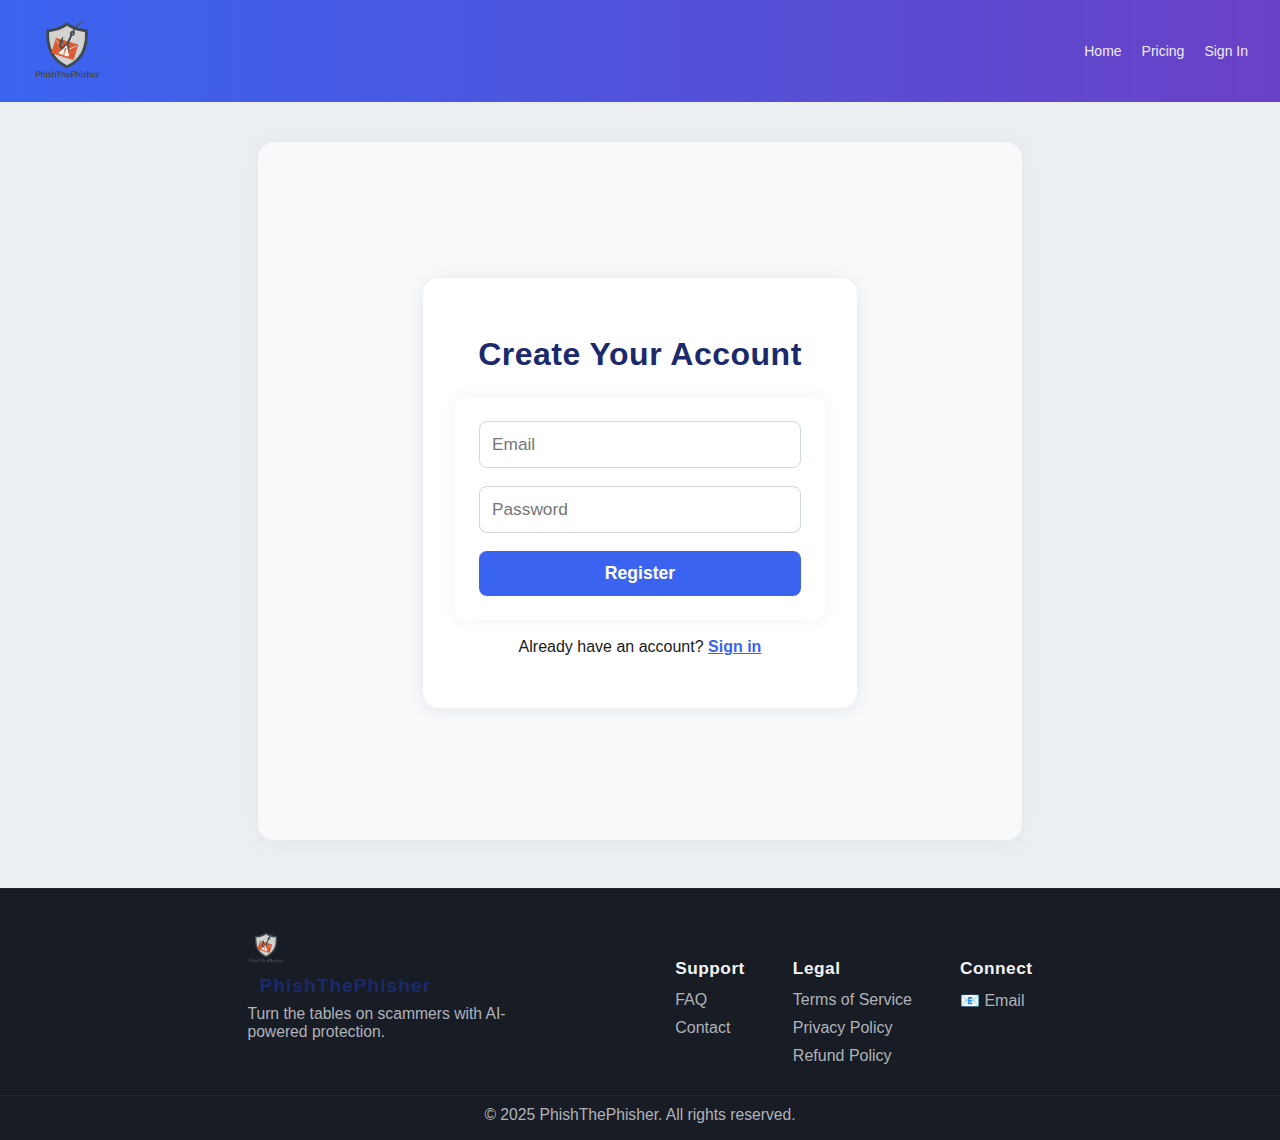
<file: register.html>
<!DOCTYPE html>
<html lang="en">
<head>
  <meta charset="UTF-8" />
  <meta name="viewport" content="width=device-width, initial-scale=1.0" />
  <title>Register - PhishThePhisher</title>
  
  <!-- Favicon -->
  <link rel="icon" type="image/png" href="logo.png">
  <link rel="manifest" href="/site.webmanifest">
  
  <!-- Open Graph / Facebook -->
  <meta property="og:type" content="website">
  <meta property="og:url" content="https://phisthephisher.com/register.html">
  <meta property="og:title" content="Register - PhishThePhisher">
  <meta property="og:description" content="Create your PhishThePhisher account for AI-powered scam detection.">
  <meta property="og:image" content="https://phisthephisher.com/logo.png">

  <!-- Twitter -->
  <meta property="twitter:card" content="summary_large_image">
  <meta property="twitter:url" content="https://phisthephisher.com/register.html">
  <meta property="twitter:title" content="Register - PhishThePhisher">
  <meta property="twitter:description" content="Create your PhishThePhisher account for AI-powered scam detection.">
  <meta property="twitter:image" content="https://phisthephisher.com/logo.png">
  
  <link rel="stylesheet" href="styles.css" />
  <!-- Google Analytics נטען רק בעמוד הבית -->
</head>
<body>
  <header class="header">
    <a href="index.html" class="logo" title="Home">
      <img src="logo.png" alt="PhishThePhisher logo" style="height:70px;vertical-align:middle;">
    </a>
    <div class="header-actions">
      <a href="index.html" class="header-link">Home</a>
      <a href="pricing.html" class="header-link">Pricing</a>
      <a href="login.html" class="header-link btn-signin">Sign In</a>
    </div>
  </header>
  <main class="content-page" style="display:flex;justify-content:center;align-items:center;min-height:70vh;background:#f8f9fa;">
    <section class="auth-section" style="background:#fff;border-radius:16px;box-shadow:0 2px 16px #e0e6ed;padding:36px 32px;max-width:370px;width:100%;margin:32px auto;">
      <h1 style="text-align:center;color:#1a2a6c;font-size:2rem;font-weight:800;margin-bottom:24px;letter-spacing:0.5px;">Create Your Account</h1>
      <form id="register-form" class="input-card" style="display:flex;flex-direction:column;gap:18px;">
        <input type="email" id="reg-email" placeholder="Email" required style="padding:12px;font-size:1.08rem;border-radius:8px;border:1px solid #d0d7e2;" />
        <input type="password" id="reg-password" placeholder="Password" required minlength="6" style="padding:12px;font-size:1.08rem;border-radius:8px;border:1px solid #d0d7e2;" />
        <button type="submit" class="btn-primary" style="background:#3a64f0;color:#fff;font-weight:700;font-size:1.1rem;padding:12px 0;border-radius:8px;transition:background 0.2s;">Register</button>
      </form>
      <p style="text-align:center; margin-top:18px;font-size:1rem;">Already have an account? <a href="login.html" style="color:#3a64f0;font-weight:600;">Sign in</a></p>
      <div id="register-error" class="error-message" style="color:#e53935;text-align:center;margin-top:10px;font-weight:600;"></div>
    </section>
  </main>
  <footer class="footer upgraded-footer">
    <div class="footer-container">
      <div class="footer-brand">
        <img src="logo.png" alt="PhishThePhisher logo" style="height:38px;vertical-align:middle;margin-bottom:8px;">
        <div class="brand-text" style="font-weight:bold;font-size:1.2rem;">PhishThePhisher</div>
        <div class="footer-slogan">Turn the tables on scammers with AI-powered protection.</div>
      </div>
      <div class="footer-columns">
        <div class="footer-col">
          <h5>Support</h5>
          <ul>
            <li><a href="faq.html">FAQ</a></li>
            <li><a href="contact.html">Contact</a></li>
          </ul>
        </div>
        <div class="footer-col">
          <h5>Legal</h5>
          <ul>
            <li><a href="terms.html">Terms of Service</a></li>
            <li><a href="privacy.html">Privacy Policy</a></li>
            <li><a href="refund.html">Refund Policy</a></li>
          </ul>
        </div>
        <div class="footer-col">
          <h5>Connect</h5>
          <ul class="footer-social">
            <li><a href="mailto:support@phisthephisher.com" aria-label="Email">📧 Email</a></li>
          </ul>
        </div>
      </div>
    </div>
  </footer>
  <div class="copyright upgraded-copyright">
    © 2025 PhishThePhisher. All rights reserved.
  </div>
  <script src="script.js"></script>
</body>
</html>
</file>
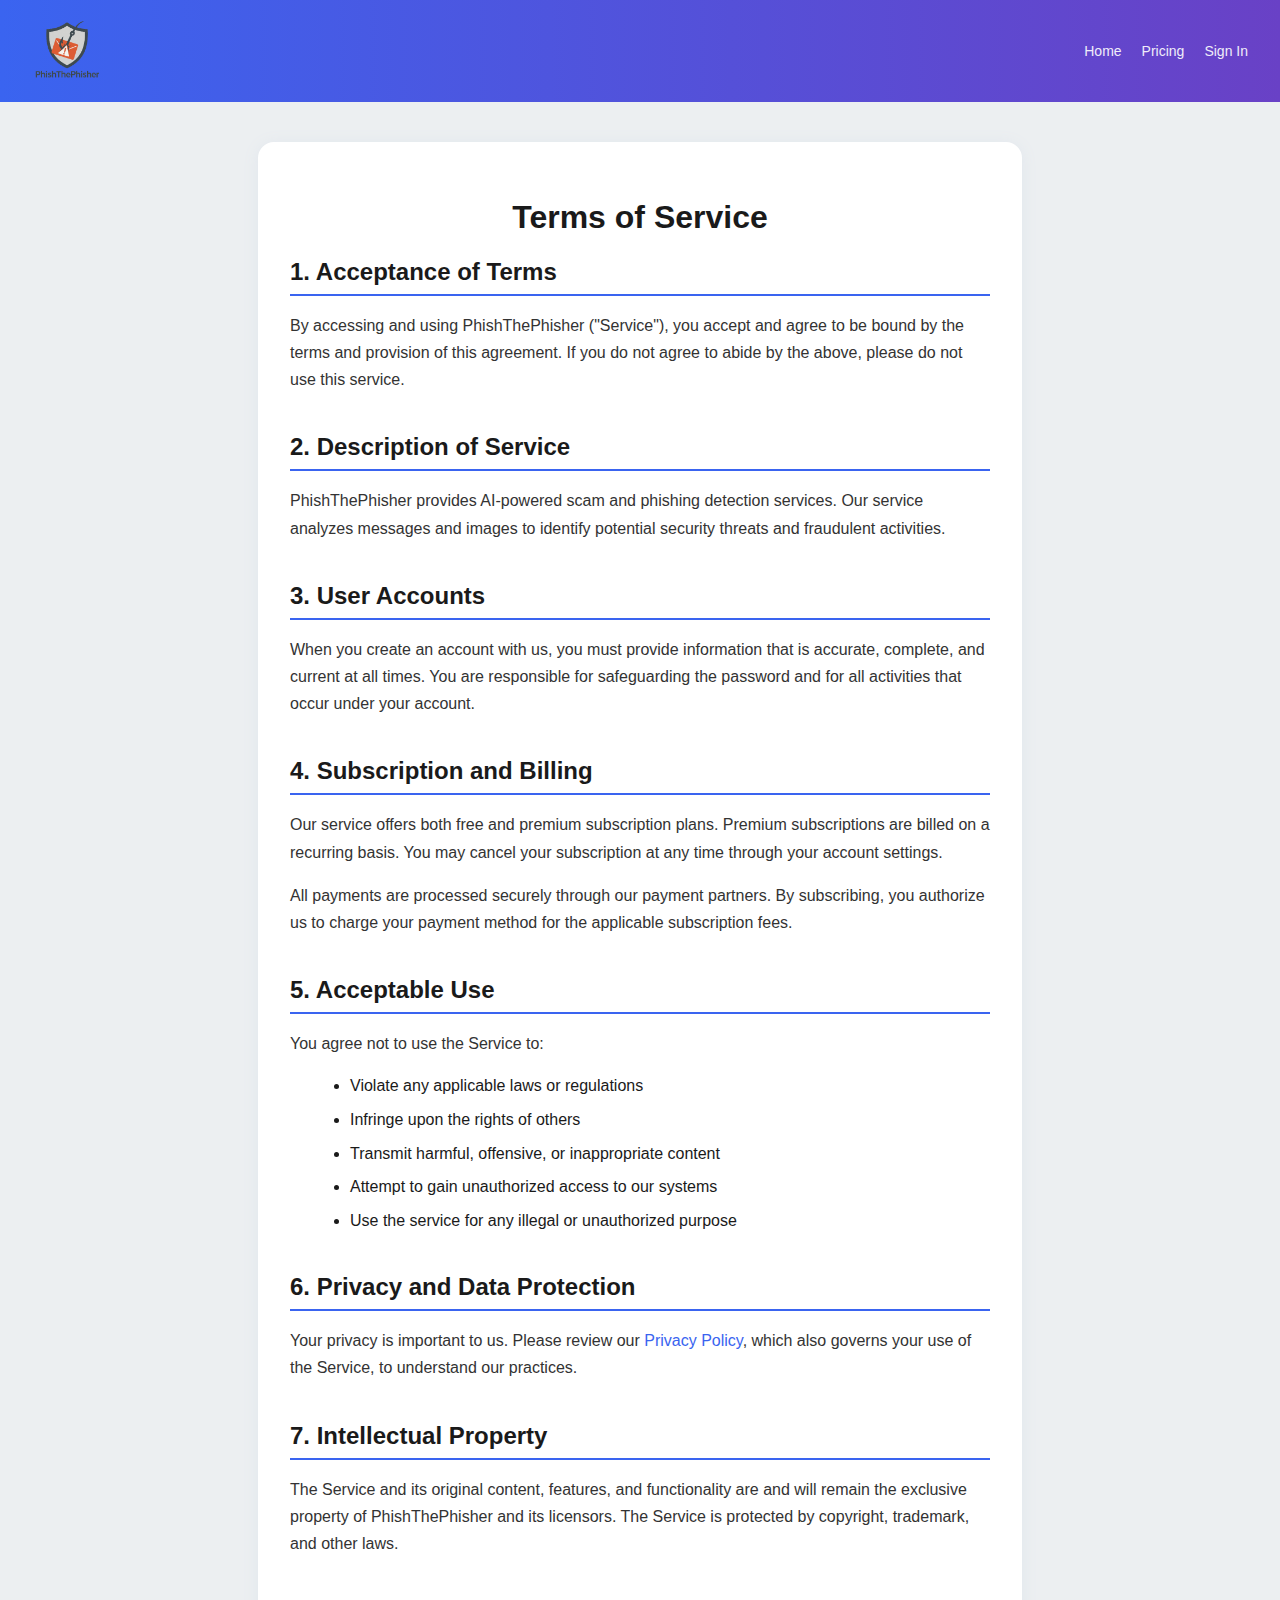
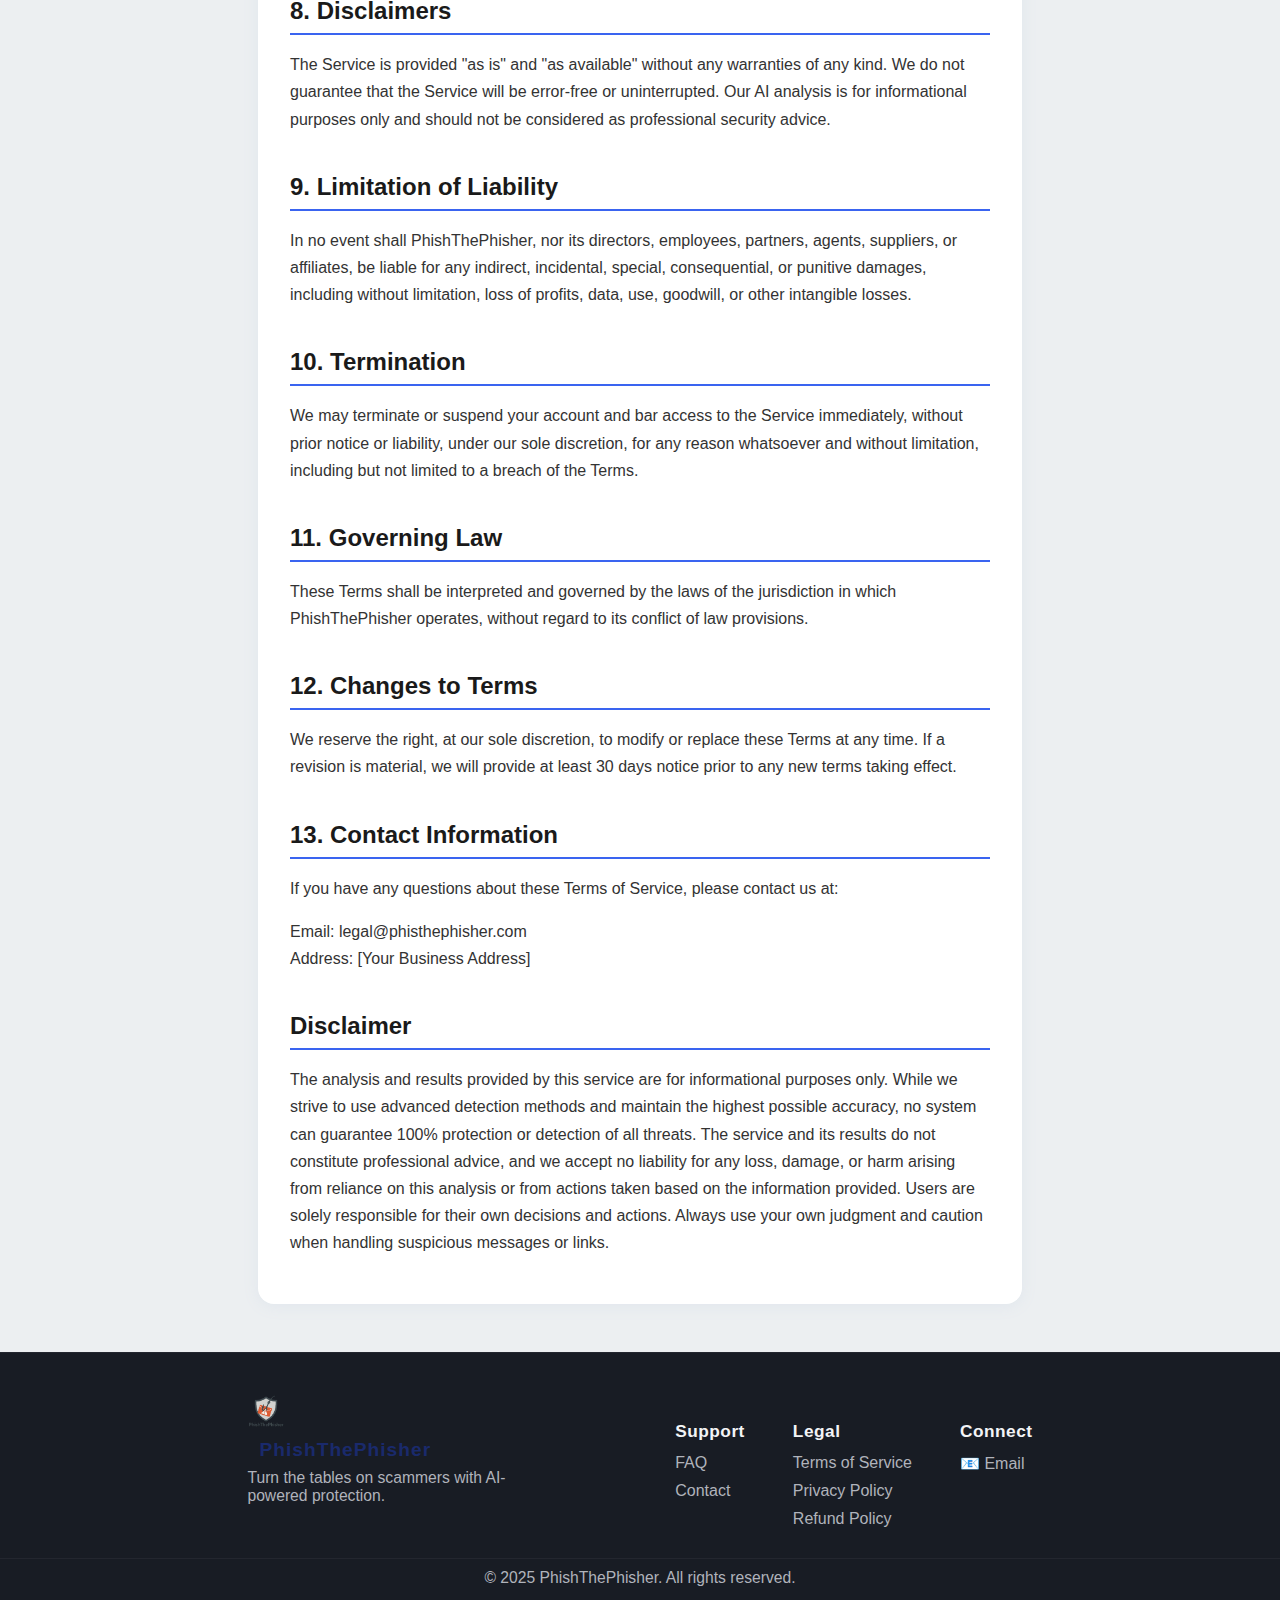
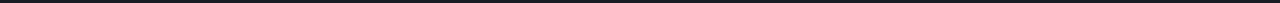
<file: terms.html>
<!DOCTYPE html>
<html lang="en">
<head>
  <meta charset="UTF-8" />
  <meta name="viewport" content="width=device-width, initial-scale=1.0" />
  <title>Terms of Service - PhishThePhisher</title>
  
  <!-- Favicon -->
  <link rel="icon" type="image/png" href="logo.png">
  <link rel="manifest" href="/site.webmanifest">
  
  <!-- Open Graph / Facebook -->
  <meta property="og:type" content="website">
  <meta property="og:url" content="https://phisthephisher.com/terms.html">
  <meta property="og:title" content="Terms of Service - PhishThePhisher">
  <meta property="og:description" content="Terms of Service for PhishThePhisher AI scam detection service.">
  <meta property="og:image" content="https://phisthephisher.com/logo.png">

  <!-- Twitter -->
  <meta property="twitter:card" content="summary_large_image">
  <meta property="twitter:url" content="https://phisthephisher.com/terms.html">
  <meta property="twitter:title" content="Terms of Service - PhishThePhisher">
  <meta property="twitter:description" content="Terms of Service for PhishThePhisher AI scam detection service.">
  <meta property="twitter:image" content="https://phisthephisher.com/logo.png">
  
  <link rel="stylesheet" href="styles.css" />
  <script async src="https://www.googletagmanager.com/gtag/js?id=G-QJ623ZFV57"></script>
  <script>
    window.dataLayer = window.dataLayer || [];
    function gtag(){dataLayer.push(arguments);}
    gtag('js', new Date());
    gtag('config', 'G-QJ623ZFV57');
  </script>
</head>
<body>
  <header class="header">
    <a href="index.html" class="logo" title="Home">
      <img src="logo.png" alt="PhishThePhisher logo" style="height:70px;vertical-align:middle;">
    </a>
    <div class="header-actions">
      <a href="index.html" class="header-link">Home</a>
      <a href="pricing.html" class="header-link">Pricing</a>
      <a href="login.html" class="header-link btn-signin">Sign In</a>
    </div>
  </header>

  <main class="content-page">
    <h1 style="text-align:center;">Terms of Service</h1>

    <div class="legal-content">
      <section>
        <h2>1. Acceptance of Terms</h2>
        <p>By accessing and using PhishThePhisher ("Service"), you accept and agree to be bound by the terms and provision of this agreement. If you do not agree to abide by the above, please do not use this service.</p>
      </section>

      <section>
        <h2>2. Description of Service</h2>
        <p>PhishThePhisher provides AI-powered scam and phishing detection services. Our service analyzes messages and images to identify potential security threats and fraudulent activities.</p>
      </section>

      <section>
        <h2>3. User Accounts</h2>
        <p>When you create an account with us, you must provide information that is accurate, complete, and current at all times. You are responsible for safeguarding the password and for all activities that occur under your account.</p>
      </section>

      <section>
        <h2>4. Subscription and Billing</h2>
        <p>Our service offers both free and premium subscription plans. Premium subscriptions are billed on a recurring basis. You may cancel your subscription at any time through your account settings.</p>
        <p>All payments are processed securely through our payment partners. By subscribing, you authorize us to charge your payment method for the applicable subscription fees.</p>
      </section>

      <section>
        <h2>5. Acceptable Use</h2>
        <p>You agree not to use the Service to:</p>
        <ul>
          <li>Violate any applicable laws or regulations</li>
          <li>Infringe upon the rights of others</li>
          <li>Transmit harmful, offensive, or inappropriate content</li>
          <li>Attempt to gain unauthorized access to our systems</li>
          <li>Use the service for any illegal or unauthorized purpose</li>
        </ul>
      </section>

      <section>
        <h2>6. Privacy and Data Protection</h2>
        <p>Your privacy is important to us. Please review our <a href="privacy.html">Privacy Policy</a>, which also governs your use of the Service, to understand our practices.</p>
      </section>

      <section>
        <h2>7. Intellectual Property</h2>
        <p>The Service and its original content, features, and functionality are and will remain the exclusive property of PhishThePhisher and its licensors. The Service is protected by copyright, trademark, and other laws.</p>
      </section>

      <section>
        <h2>8. Disclaimers</h2>
        <p>The Service is provided "as is" and "as available" without any warranties of any kind. We do not guarantee that the Service will be error-free or uninterrupted. Our AI analysis is for informational purposes only and should not be considered as professional security advice.</p>
      </section>

      <section>
        <h2>9. Limitation of Liability</h2>
        <p>In no event shall PhishThePhisher, nor its directors, employees, partners, agents, suppliers, or affiliates, be liable for any indirect, incidental, special, consequential, or punitive damages, including without limitation, loss of profits, data, use, goodwill, or other intangible losses.</p>
      </section>

      <section>
        <h2>10. Termination</h2>
        <p>We may terminate or suspend your account and bar access to the Service immediately, without prior notice or liability, under our sole discretion, for any reason whatsoever and without limitation, including but not limited to a breach of the Terms.</p>
      </section>

      <section>
        <h2>11. Governing Law</h2>
        <p>These Terms shall be interpreted and governed by the laws of the jurisdiction in which PhishThePhisher operates, without regard to its conflict of law provisions.</p>
      </section>

      <section>
        <h2>12. Changes to Terms</h2>
        <p>We reserve the right, at our sole discretion, to modify or replace these Terms at any time. If a revision is material, we will provide at least 30 days notice prior to any new terms taking effect.</p>
      </section>

      <section>
        <h2>13. Contact Information</h2>
        <p>If you have any questions about these Terms of Service, please contact us at:</p>
        <p>Email: legal@phisthephisher.com<br>
        Address: [Your Business Address]</p>
      </section>
      <h2>Disclaimer</h2>
      <p>
        The analysis and results provided by this service are for informational purposes only. While we strive to use advanced detection methods and maintain the highest possible accuracy, no system can guarantee 100% protection or detection of all threats. The service and its results do not constitute professional advice, and we accept no liability for any loss, damage, or harm arising from reliance on this analysis or from actions taken based on the information provided. Users are solely responsible for their own decisions and actions. Always use your own judgment and caution when handling suspicious messages or links.
      </p>
    </div>
  </main>

  <footer class="footer upgraded-footer">
    <div class="footer-container">
      <div class="footer-brand">
        <img src="logo.png" alt="PhishThePhisher logo" style="height:38px;vertical-align:middle;margin-bottom:8px;">
        <div class="brand-text" style="font-weight:bold;font-size:1.2rem;">PhishThePhisher</div>
        <div class="footer-slogan">Turn the tables on scammers with AI-powered protection.</div>
      </div>
      <div class="footer-columns">
        <div class="footer-col">
          <h5>Support</h5>
          <ul>
            <li><a href="faq.html">FAQ</a></li>
            <li><a href="contact.html">Contact</a></li>
          </ul>
        </div>
        <div class="footer-col">
          <h5>Legal</h5>
          <ul>
            <li><a href="terms.html">Terms of Service</a></li>
            <li><a href="privacy.html">Privacy Policy</a></li>
            <li><a href="refund.html">Refund Policy</a></li>
          </ul>
        </div>
        <div class="footer-col">
          <h5>Connect</h5>
          <ul class="footer-social">
            <li><a href="mailto:support@phisthephisher.com" aria-label="Email">📧 Email</a></li>
          </ul>
        </div>
      </div>
    </div>
  </footer>
  <div class="copyright upgraded-copyright">
    © 2025 PhishThePhisher. All rights reserved.
  </div>
</body>
</html>
</file>
<file: styles.css>
body {
  margin: 0;
  font-family: "Segoe UI", Tahoma, Geneva, Verdana, sans-serif;
  background: #eceff1;
  color: #1a1a1a;
}

.header {
  background: linear-gradient(to right, #3a64f0, #6941c6);
  padding: 16px 32px;
  display: flex;
  justify-content: space-between;
  align-items: center;
  color: white;
  font-weight: bold;
  font-size: 18px;
}

.header-actions {
  display: flex;
  gap: 20px;
  align-items: center;
}

.header-link {
  color: white;
  text-decoration: none;
  font-size: 14px;
  font-weight: 500;
  opacity: 0.9;
  transition: opacity 0.3s ease;
}

.header-link:hover {
  opacity: 1;
  text-decoration: underline;
}

.brand-text {
  margin-left: 12px;
  font-weight: bold;
  font-size: 18px;
}

/* Pricing Page Styles */
.pricing-hero {
  text-align: center;
  margin-bottom: 60px;
}

.pricing-hero h1 {
  font-size: 42px;
  margin-bottom: 10px;
  color: #1a1a1a;
}

.pricing-hero p {
  font-size: 18px;
  color: #666;
}

.pricing-cards {
  display: flex;
  justify-content: center;
  align-items: stretch;
  gap: 20px;
  margin-bottom: 60px;
  flex-wrap: nowrap;
}

.pricing-card {
  flex: 1;
  min-width: 250px;
  max-width: 300px;
  background: white;
  border-radius: 12px;
  padding: 30px;
  box-shadow: 0 4px 20px rgba(0, 0, 0, 0.1);
  position: relative;
  transition: transform 0.3s ease, box-shadow 0.3s ease;
  display: flex;
  flex-direction: column;
}

.pricing-card .plan-features {
  flex-grow: 1;
  margin-bottom: 25px;
}

.pricing-card {
  background: white;
  border-radius: 12px;
  padding: 30px;
  box-shadow: 0 4px 20px rgba(0, 0, 0, 0.1);
  position: relative;
  transition: transform 0.3s ease, box-shadow 0.3s ease;
}

.pricing-card:hover {
  transform: translateY(-5px);
  box-shadow: 0 8px 30px rgba(0, 0, 0, 0.15);
}

.pricing-card.premium {
  border: 2px solid #3a64f0;
  transform: scale(1.05);
}

.popular-badge {
  position: absolute;
  top: -12px;
  left: 50%;
  transform: translateX(-50%);
  background: linear-gradient(to right, #3a64f0, #6941c6);
  color: white;
  padding: 6px 16px;
  border-radius: 20px;
  font-size: 12px;
  font-weight: bold;
}

.plan-header {
  text-align: center;
  margin-bottom: 25px;
}

.plan-header h3 {
  font-size: 24px;
  margin-bottom: 10px;
  color: #1a1a1a;
}

.price {
  font-size: 36px;
  font-weight: bold;
  color: #3a64f0;
  margin-bottom: 5px;
}

.price span {
  font-size: 16px;
  color: #666;
  font-weight: normal;
}

.plan-header p {
  color: #666;
  font-size: 14px;
}

.plan-description {
  margin-bottom: 20px;
  text-align: center;
}

.plan-description p {
  color: #555;
  font-size: 13px;
  line-height: 1.5;
  font-style: italic;
}

.plan-features {
  list-style: none;
  padding: 0;
  margin-bottom: 25px;
}

.plan-features li {
  padding: 8px 0;
  color: #333;
  font-size: 14px;
}

.plan-button {
  width: 100%;
  padding: 12px 24px;
  border: none;
  border-radius: 8px;
  font-size: 16px;
  font-weight: bold;
  cursor: pointer;
  transition: all 0.3s ease;
}

.plan-button.primary {
  background: linear-gradient(to right, #3a64f0, #6941c6);
  color: white;
}

.plan-button.primary:hover {
  transform: translateY(-2px);
  box-shadow: 0 4px 15px rgba(58, 100, 240, 0.4);
}

.plan-button:not(.primary) {
  background: #f0f0f0;
  color: #333;
}

.plan-button:not(.primary):hover {
  background: #e0e0e0;
}

.plan-button:disabled {
  background: #ccc;
  color: #666;
  cursor: not-allowed;
}

.plan-button:not(.primary) {
  background: #f8f9fa;
  color: #6c757d;
  border: 1px solid #dee2e6;
}

.plan-button:not(.primary):hover {
  background: #e9ecef;
  color: #495057;
}

.pricing-faq {
  margin-top: 80px;
}

.pricing-faq h2 {
  text-align: center;
  font-size: 32px;
  margin-bottom: 40px;
}

.faq-grid {
  display: grid;
  grid-template-columns: repeat(auto-fit, minmax(300px, 1fr));
  gap: 30px;
}

.faq-item {
  background: white;
  padding: 25px;
  border-radius: 8px;
  box-shadow: 0 2px 10px rgba(0, 0, 0, 0.05);
}

.faq-item h4 {
  font-size: 18px;
  margin-bottom: 10px;
  color: #1a1a1a;
}

.faq-item p {
  color: #666;
  line-height: 1.6;
}

.faq-item a {
  color: #3a64f0;
  text-decoration: none;
}

.faq-item a:hover {
  text-decoration: underline;
}

/* Legal Pages Styles */
.last-updated {
  color: #666;
  font-style: italic;
  margin-bottom: 30px;
  text-align: center;
}

.legal-content {
  max-width: 800px;
  margin: 0 auto;
}

.legal-content section {
  margin-bottom: 40px;
}

.legal-content h2 {
  color: #1a1a1a;
  font-size: 24px;
  margin-bottom: 15px;
  border-bottom: 2px solid #3a64f0;
  padding-bottom: 8px;
}

.legal-content p {
  line-height: 1.7;
  color: #333;
  margin-bottom: 15px;
}

.legal-content ul {
  margin-left: 20px;
  margin-bottom: 15px;
}

.legal-content li {
  margin-bottom: 8px;
  line-height: 1.6;
}

.legal-content a {
  color: #3a64f0;
  text-decoration: none;
}

.legal-content a:hover {
  text-decoration: underline;
}

.hero {
  text-align: center;
  padding: 60px 20px 40px;
}

.hero h1 {
  font-size: 42px;
  margin-bottom: 10px;
}

.highlight {
  color: #6941c6;
}

.hero p {
  font-size: 18px;
  max-width: 700px;
  margin: 0 auto 30px;
}

.input-card {
  background: white;
  border-radius: 12px;
  max-width: 600px;
  margin: 0 auto;
  padding: 24px;
  box-shadow: 0 0 20px rgba(0, 0, 0, 0.05);
}

.input-card textarea {
  width: 100%;
  height: 130px;
  padding: 12px;
  font-size: 16px;
  border: 1px solid #ccc;
  border-radius: 8px;
  resize: vertical;
  margin-bottom: 16px;
}

.usage-counter {
  text-align: center;
  margin-bottom: 16px;
  font-size: 14px;
  color: #666;
  padding: 8px;
  background-color: #f8f9fa;
  border-radius: 6px;
  border: 1px solid #e9ecef;
}

.usage-counter span {
  font-weight: bold;
  color: #3a64f0;
}

.example {
  font-size: 14px;
  color: #555;
  margin-bottom: 20px;
  text-align: left;
}

.input-card button {
  background: linear-gradient(to right, #3a64f0, #6941c6);
  border: none;
  color: white;
  font-size: 16px;
  padding: 12px 24px;
  border-radius: 8px;
  cursor: pointer;
  width: 100%;
}

.upload-area {
  margin-top: 30px;
}

.upload-area p {
  font-size: 15px;
  color: #333;
}

.upload-area button {
  background-color: #f0f0f0;
  border: 1px dashed #999;
  padding: 10px 20px;
  border-radius: 8px;
  cursor: pointer;
  margin-top: 10px;
  transition: all 0.3s ease;
}

.upload-area button:hover {
  background-color: #e0e0e0;
  border-color: #666;
  transform: translateY(-2px);
  box-shadow: 0 4px 8px rgba(0,0,0,0.1);
}

/* Pulse animation for upload button */
.upload-area button:not(.button-loading) {
  animation: pulse 2s infinite;
}

@keyframes pulse {
  0% {
    box-shadow: 0 0 0 0 rgba(58, 100, 240, 0.4);
  }
  70% {
    box-shadow: 0 0 0 10px rgba(58, 100, 240, 0);
  }
  100% {
    box-shadow: 0 0 0 0 rgba(58, 100, 240, 0);
  }
}

/* Stop pulse when loading */
.upload-area button.button-loading {
  animation: none;
}

/* Bounce animation for image preview */
.image-preview img {
  animation: bounceIn 0.6s ease-out;
}

@keyframes bounceIn {
  0% {
    opacity: 0;
    transform: scale(0.3);
  }
  50% {
    opacity: 1;
    transform: scale(1.05);
  }
  70% {
    transform: scale(0.9);
  }
  100% {
    opacity: 1;
    transform: scale(1);
  }
}

/* Slide down animation for analysis results */
.analysis-result {
  animation: slideDown 0.5s ease-out;
}

@keyframes slideDown {
  0% {
    opacity: 0;
    transform: translateY(-20px);
  }
  100% {
    opacity: 1;
    transform: translateY(0);
  }
}

.examples {
  padding: 60px 20px;
  background: #ffffff;
  text-align: center;
}

.examples h2 {
  font-size: 32px;
  margin-bottom: 10px;
}

.examples p {
  font-size: 16px;
  margin-bottom: 30px;
}

.card-row {
  display: flex;
  justify-content: center;
  flex-wrap: wrap;
  gap: 20px;
}

.example-card {
  width: 280px;
  padding: 20px;
  border-radius: 12px;
  text-align: left;
  background-color: #fafafa;
  box-shadow: 0 4px 12px rgba(0, 0, 0, 0.05);
}

.example-card h3 {
  font-size: 18px;
  margin-bottom: 10px;
}

.example-card p {
  font-size: 14px;
  margin-bottom: 12px;
}

.confidence {
  font-weight: bold;
  padding: 6px 10px;
  border-radius: 6px;
  font-size: 13px;
  display: inline-block;
}

.red {
  background-color: #fee2e2;
  color: #b91c1c;
}

.orange {
  background-color: #fef3c7;
  color: #b45309;
}

.green {
  background-color: #d1fae5;
  color: #047857;
}

.features {
  padding: 60px 20px;
  text-align: center;
}

.features h2 {
  font-size: 30px;
  margin-bottom: 8px;
}

.features p {
  font-size: 16px;
  margin-bottom: 30px;
}

.features-row {
  display: flex;
  flex-wrap: wrap;
  justify-content: center;
  gap: 24px;
}

.feature-card {
  width: 280px;
  background: white;
  border-radius: 12px;
  padding: 20px;
  box-shadow: 0 4px 12px rgba(0, 0, 0, 0.05);
  text-align: left;
}

.feature-card h4 {
  font-size: 18px;
  margin-bottom: 10px;
}

.feature-card p {
  font-size: 14px;
  color: #333;
}

.footer {
  display: flex;
  justify-content: space-between;
  align-items: flex-start;
  background: #f5f7fa;
  border-top: 1px solid #e0e0e0;
  padding: 32px 8vw 16px 8vw;
  margin-top: 48px;
  font-size: 1rem;
  color: #1a2a6c;
}

.footer-left {
  max-width: 320px;
}

.footer-left p {
  font-size: 14px;
  line-height: 1.6;
  margin-top: 10px;
}

.footer-links {
  display: flex;
  gap: 48px;
}

.footer-links h5 {
  margin-bottom: 10px;
  font-size: 1.1rem;
  color: #3a64f0;
}

.footer-links ul {
  list-style: none;
  padding: 0;
  margin: 0;
}

.footer-links li {
  margin-bottom: 8px;
}

.footer-links a {
  color: #1a2a6c;
  text-decoration: none;
  transition: color 0.2s;
}

.footer-links a:hover {
  color: #3a64f0;
}

.footer-social {
  display: flex;
  gap: 16px;
  align-items: center;
}

.footer-social svg {
  vertical-align: middle;
  transition: transform 0.2s;
}

.footer-social a:hover svg {
  transform: scale(1.15);
}

@media (max-width: 800px) {
  .footer {
    flex-direction: column;
    align-items: flex-start;
    padding: 32px 5vw 16px 5vw;
}
  .footer-links {
    flex-direction: column;
    gap: 24px;
    margin-top: 24px;
  }
}

.copyright {
  background-color: #0f172a;
  text-align: center;
  padding: 16px;
  color: #bbb;
  font-size: 13px;
}
#result, .analysis-result {
  max-width: 420px;
  margin: 32px auto 0 auto;
  background: #fff;
  border-radius: 16px;
  box-shadow: 0 2px 16px #e0e6ed;
  padding: 28px 24px;
  font-size: 1.08rem;
  color: #222;
  line-height: 1.6;
  text-align: left;
  word-break: break-word;
}

#result ul {
  padding-left: 20px;
}

#result li {
  margin-bottom: 8px;
  line-height: 1.6;
}
.analysis-result {
  max-width: 600px;
  margin: 30px auto;
  background-color: white;
  border-radius: 12px;
  box-shadow: 0 0 20px rgba(0, 0, 0, 0.06);
  padding: 24px;
  border-left: 8px solid #d1fae5; /* default green */
}

.analysis-result h3 {
  font-size: 20px;
  margin-bottom: 10px;
}

.analysis-result ul {
  padding-left: 20px;
  margin-bottom: 16px;
}

.analysis-result li {
  font-size: 15px;
  margin-bottom: 8px;
  line-height: 1.4;
}

.analysis-result .confidence {
  font-weight: bold;
  padding: 8px 12px;
  border-radius: 6px;
  font-size: 14px;
  display: inline-block;
  margin-top: 15px;
}

/* צבעי סיכון */
.analysis-result.red { border-left-color: #fee2e2; }
.analysis-result.orange { border-left-color: #fef3c7; }
.analysis-result.green { border-left-color: #d1fae5; }
.analysis-result {
  max-width: 600px;
  margin: 30px auto 0;
  padding: 20px;
  border-radius: 12px;
  font-size: 15px;
  line-height: 1.6;
  box-shadow: 0 4px 12px rgba(0, 0, 0, 0.05);
  background-color: #ffffff;
}

.analysis-result ul {
  padding-left: 20px;
  text-align: left;
}

.analysis-result li {
  margin-bottom: 10px;
}

.analysis-result .confidence {
  margin-top: 20px;
  font-weight: bold;
  font-size: 14px;
  color: #333;
}

/* Loading Animation */
.loading-spinner {
  display: inline-block;
  width: 20px;
  height: 20px;
  border: 3px solid rgba(255, 255, 255, 0.3);
  border-radius: 50%;
  border-top-color: #fff;
  animation: spin 1s ease-in-out infinite;
  margin-right: 8px;
}

@keyframes spin {
  to { transform: rotate(360deg); }
}

.button-loading {
  opacity: 0.8;
  cursor: not-allowed;
}

/* Modal Styles */
.modal {
  position: fixed;
  z-index: 1000;
  left: 0;
  top: 0;
  width: 100%;
  height: 100%;
  background-color: rgba(0, 0, 0, 0.5);
  display: flex;
  align-items: center;
  justify-content: center;
}

.modal-content {
  background-color: white;
  border-radius: 12px;
  padding: 0;
  width: 90%;
  max-width: 500px;
  box-shadow: 0 10px 30px rgba(0, 0, 0, 0.3);
}

.modal-header {
  background: linear-gradient(to right, #3a64f0, #6941c6);
  color: white;
  padding: 20px 24px;
  border-radius: 12px 12px 0 0;
  display: flex;
  justify-content: space-between;
  align-items: center;
}

.modal-header h3 {
  margin: 0;
  font-size: 20px;
}

.close {
  color: white;
  font-size: 28px;
  font-weight: bold;
  cursor: pointer;
  opacity: 0.8;
}

.close:hover {
  opacity: 1;
}

.modal-body {
  padding: 24px;
}

.modal-body p {
  margin: 0 0 20px 0;
  font-size: 16px;
  line-height: 1.5;
}

.modal-actions {
  display: flex;
  gap: 12px;
  justify-content: flex-end;
}

.btn-primary {
  background: linear-gradient(to right, #3a64f0, #6941c6);
  color: white;
  border: none;
  padding: 12px 24px;
  border-radius: 8px;
  cursor: pointer;
  font-size: 14px;
  font-weight: 500;
}

.btn-secondary {
  background: #f0f0f0;
  color: #333;
  border: 1px solid #ddd;
  padding: 12px 24px;
  border-radius: 8px;
  cursor: pointer;
  font-size: 14px;
}

.btn-primary:hover {
  opacity: 0.9;
}

.btn-secondary:hover {
  background: #e0e0e0;
}

.logo {
  display: flex;
  align-items: center;
  font-size: 1.7rem;
  font-weight: bold;
  color: #1a2a6c;
  letter-spacing: 1px;
}
.logo img {
  height: 40px;
  margin-right: 10px;
}
.brand-text {
  font-family: 'Segoe UI', Arial, sans-serif;
  font-size: 1.5rem;
  font-weight: bold;
  color: #1a2a6c;
  letter-spacing: 1px;
}

.content-page {
  max-width: 700px;
  margin: 40px auto 32px auto;
  background: #fff;
  border-radius: 16px;
  box-shadow: 0 2px 16px 0 #e0e6ed;
  padding: 36px 32px 32px 32px;
}
.faq-list h3 {
  margin-top: 32px;
  margin-bottom: 8px;
  font-size: 1.2rem;
  color: #3a64f0;
  display: flex;
  align-items: center;
}
.faq-list p {
  margin-bottom: 18px;
  color: #222;
}
.privacy-list, .privacy-list ul {
  margin-bottom: 18px;
  color: #222;
}
.privacy-list h3 {
  margin-top: 32px;
  margin-bottom: 8px;
  color: #3a64f0;
  font-size: 1.2rem;
  display: flex;
  align-items: center;
}
.privacy-list h3::before {
  content: "🔒";
  margin-right: 8px;
  font-size: 1.1em;
}
.contact-form {
  display: flex;
  flex-direction: column;
  gap: 16px;
  background: #f8f9fa;
  border-radius: 12px;
  padding: 28px 20px 20px 20px;
  box-shadow: 0 1px 8px 0 #e0e6ed;
  max-width: 420px;
  margin: 32px auto 0 auto;
}
.contact-form label {
  font-weight: 500;
  color: #3a64f0;
  margin-bottom: 2px;
}
.contact-form input, .contact-form textarea {
  border: 1px solid #d0d7e2;
  border-radius: 6px;
  padding: 10px;
  font-size: 1rem;
  background: #fff;
  transition: border 0.2s;
}
.contact-form input:focus, .contact-form textarea:focus {
  border: 1.5px solid #3a64f0;
  outline: none;
}
.contact-form button {
  background: #3a64f0;
  color: #fff;
  border: none;
  border-radius: 6px;
  padding: 10px 0;
  font-size: 1.1rem;
  font-weight: bold;
  cursor: pointer;
  transition: background 0.2s;
}
.contact-form button:hover {
  background: #1a2a6c;
}
@media (max-width: 600px) {
  .content-page {
    padding: 18px 4vw 18px 4vw;
  }
  .contact-form {
    padding: 16px 4vw 16px 4vw;
  }
  
  .header {
    padding: 12px 20px;
  }
  
  .brand-text {
    display: none;
  }
  
  .header-actions {
    gap: 15px;
  }
  
  .header-link {
    font-size: 13px;
  }
  
  .pricing-cards {
    flex-direction: column;
    align-items: center;
    flex-wrap: wrap;
    gap: 24px;
    padding: 0 0;
  }
  
  .pricing-card {
    min-width: 0;
    width: 96vw;
    max-width: 98vw;
    margin: 0 auto 0 auto;
    border-radius: 22px;
    box-shadow: 0 6px 32px rgba(0,0,0,0.13);
    padding: 28px 6vw 28px 6vw;
    box-sizing: border-box;
    align-items: center;
    text-align: center;
    background: #fff;
  }
  .plan-header, .plan-description, .plan-features, .plan-button {
    text-align: center;
    align-items: center;
  }
  .plan-features li {
    text-align: left;
    padding-left: 10px;
  }
}

/* --- Upgraded Footer Styles --- */
.upgraded-footer {
  background: #181c24;
  color: #f3f4f6;
  padding: 40px 0 20px 0;
  border-top: 1px solid #23262f;
  font-size: 1rem;
}
.footer-container {
  display: flex;
  flex-wrap: wrap;
  justify-content: space-between;
  max-width: 1100px;
  margin: 0 auto;
  gap: 32px;
}
.footer-brand {
  flex: 1 1 220px;
  min-width: 200px;
  margin-bottom: 24px;
}
.footer-slogan {
  color: #b0b3bb;
  font-size: 0.98rem;
  margin-top: 8px;
}
.footer-columns {
  display: flex;
  flex: 2 1 400px;
  gap: 48px;
  min-width: 300px;
  justify-content: flex-end;
}
.footer-col h5 {
  color: #f3f4f6;
  font-size: 1.08rem;
  margin-bottom: 12px;
  font-weight: 600;
  letter-spacing: 0.5px;
}
.footer-col ul {
  list-style: none;
  padding: 0;
  margin: 0;
}
.footer-col ul li {
  margin-bottom: 10px;
}
.footer-col ul li a {
  color: #b0b3bb;
  text-decoration: none;
  font-size: 1rem;
  transition: color 0.2s;
}
.footer-col ul li a:hover {
  color: #fff;
  text-decoration: underline;
}
.footer-social li {
  display: flex;
  align-items: center;
  gap: 6px;
}
.upgraded-copyright {
  background: #181c24;
  color: #b0b3bb;
  text-align: center;
  font-size: 0.98rem;
  padding: 10px 0 16px 0;
  border-top: 1px solid #23262f;
}
@media (max-width: 800px) {
  .footer-container {
    flex-direction: column;
    align-items: flex-start;
    gap: 24px;
    padding: 0 18px;
  }
  .footer-columns {
    flex-direction: column;
    gap: 18px;
    width: 100%;
    min-width: unset;
    justify-content: flex-start;
  }
  .footer-brand {
    margin-bottom: 10px;
  }
}

/* --- Result Card Modern Styles --- */
.result-card {
  max-width: 370px;
  margin: 36px auto 0 auto;
  border-radius: 18px;
  box-shadow: 0 2px 18px #e0e6ed;
  padding: 32px 24px 24px 24px;
  display: flex;
  flex-direction: column;
  align-items: center;
  text-align: center;
  color: #fff;
  position: relative;
  animation: bounceIn 0.5s;
}
.result-card.red {
  background: linear-gradient(135deg, #e53935 60%, #ffb3b3 100%);
}
.result-card.orange {
  background: linear-gradient(135deg, #ff9800 60%, #ffe0b2 100%);
  color: #442c00;
}
.result-card.green {
  background: linear-gradient(135deg, #43a047 60%, #b9f6ca 100%);
  color: #0b3d1c;
}
.result-icon {
  font-size: 3.2rem;
  margin-bottom: 10px;
  filter: drop-shadow(0 2px 6px rgba(0,0,0,0.10));
}
.result-title {
  font-size: 1.45rem;
  font-weight: 800;
  margin-bottom: 8px;
  letter-spacing: 0.5px;
}
.result-confidence {
  font-size: 1.15rem;
  font-weight: 700;
  margin-bottom: 10px;
  opacity: 0.92;
}
.result-desc {
  font-size: 1.05rem;
  margin-bottom: 18px;
  font-weight: 500;
  opacity: 0.95;
}
.result-card .result-action {
  background: rgba(255,255,255,0.18);
  color: inherit;
  border: none;
  border-radius: 8px;
  padding: 10px 22px;
  font-size: 1.08rem;
  font-weight: 700;
  cursor: pointer;
  margin-top: 4px;
  transition: background 0.18s;
}
.result-card .result-action:hover {
  background: rgba(255,255,255,0.32);
}
@media (max-width: 600px) {
  .result-card {
    max-width: 98vw;
    padding: 22px 4vw 18px 4vw;
  }
}
</file>
